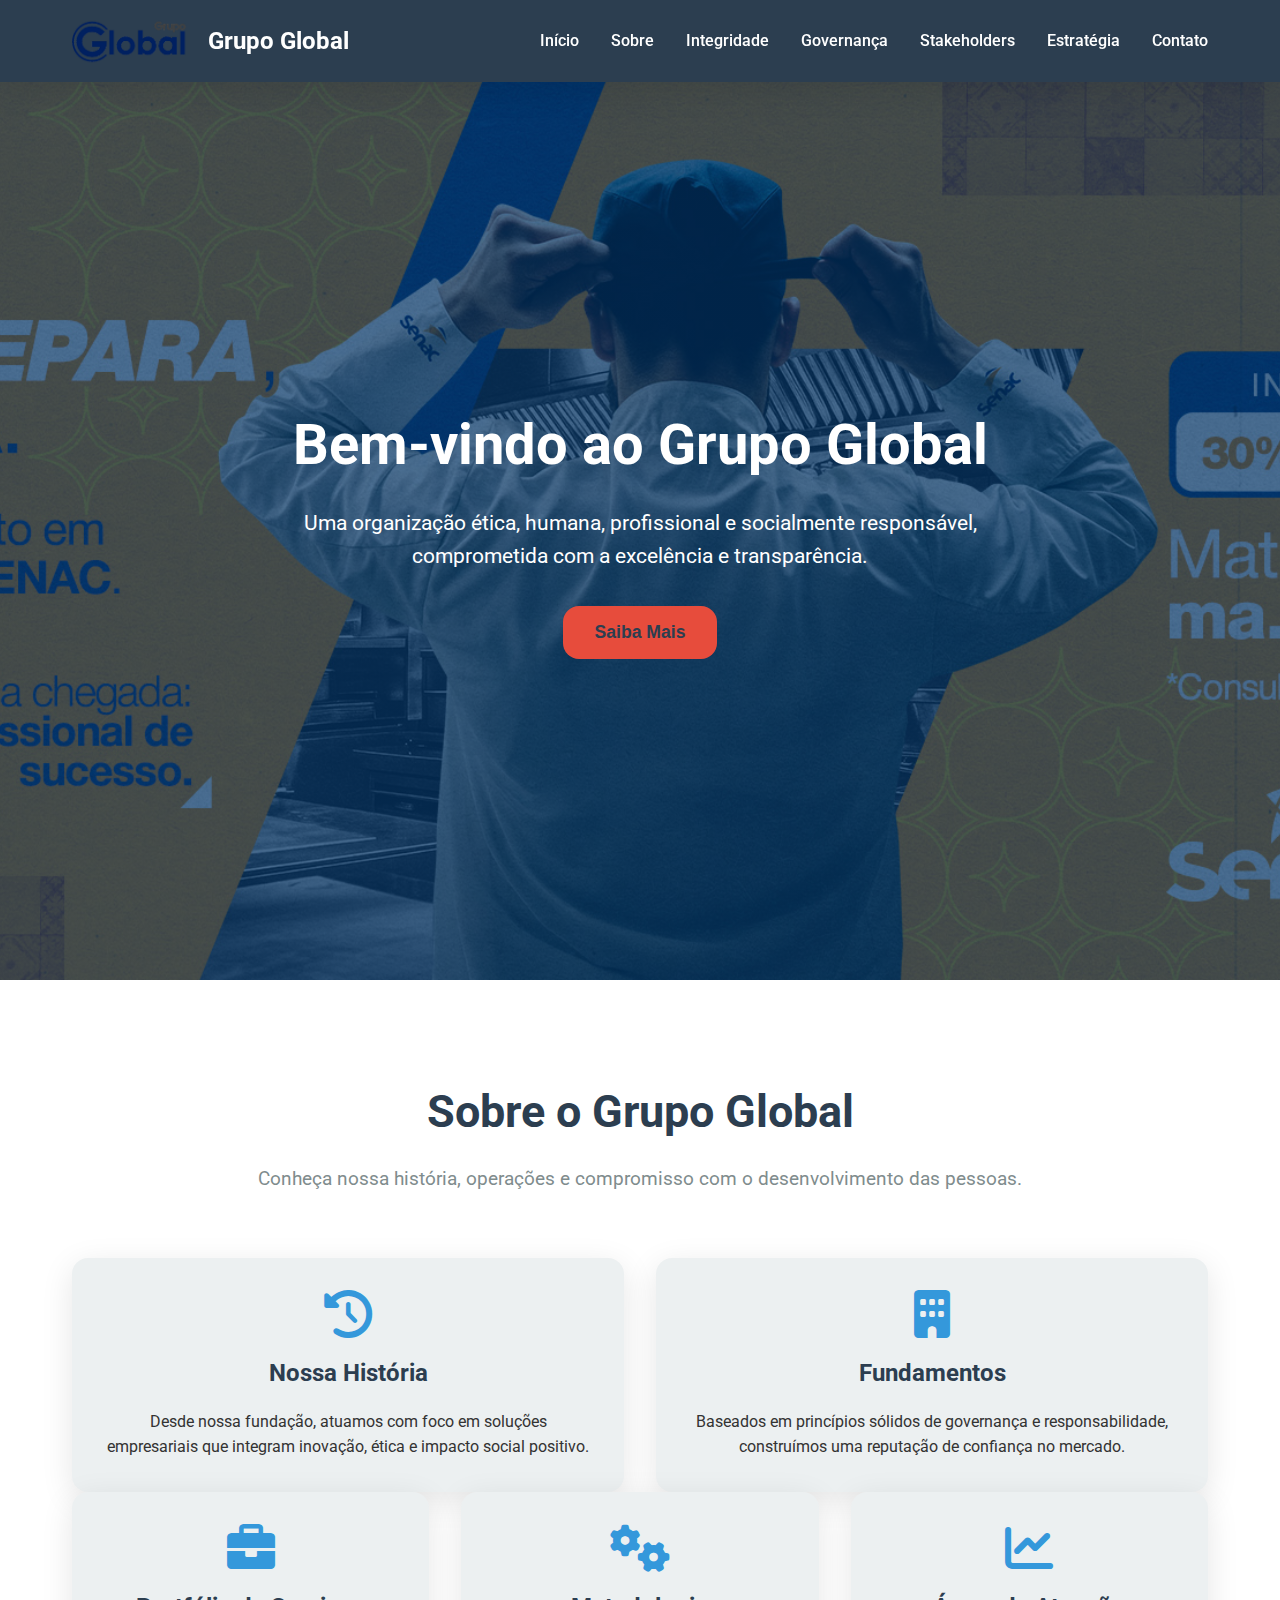
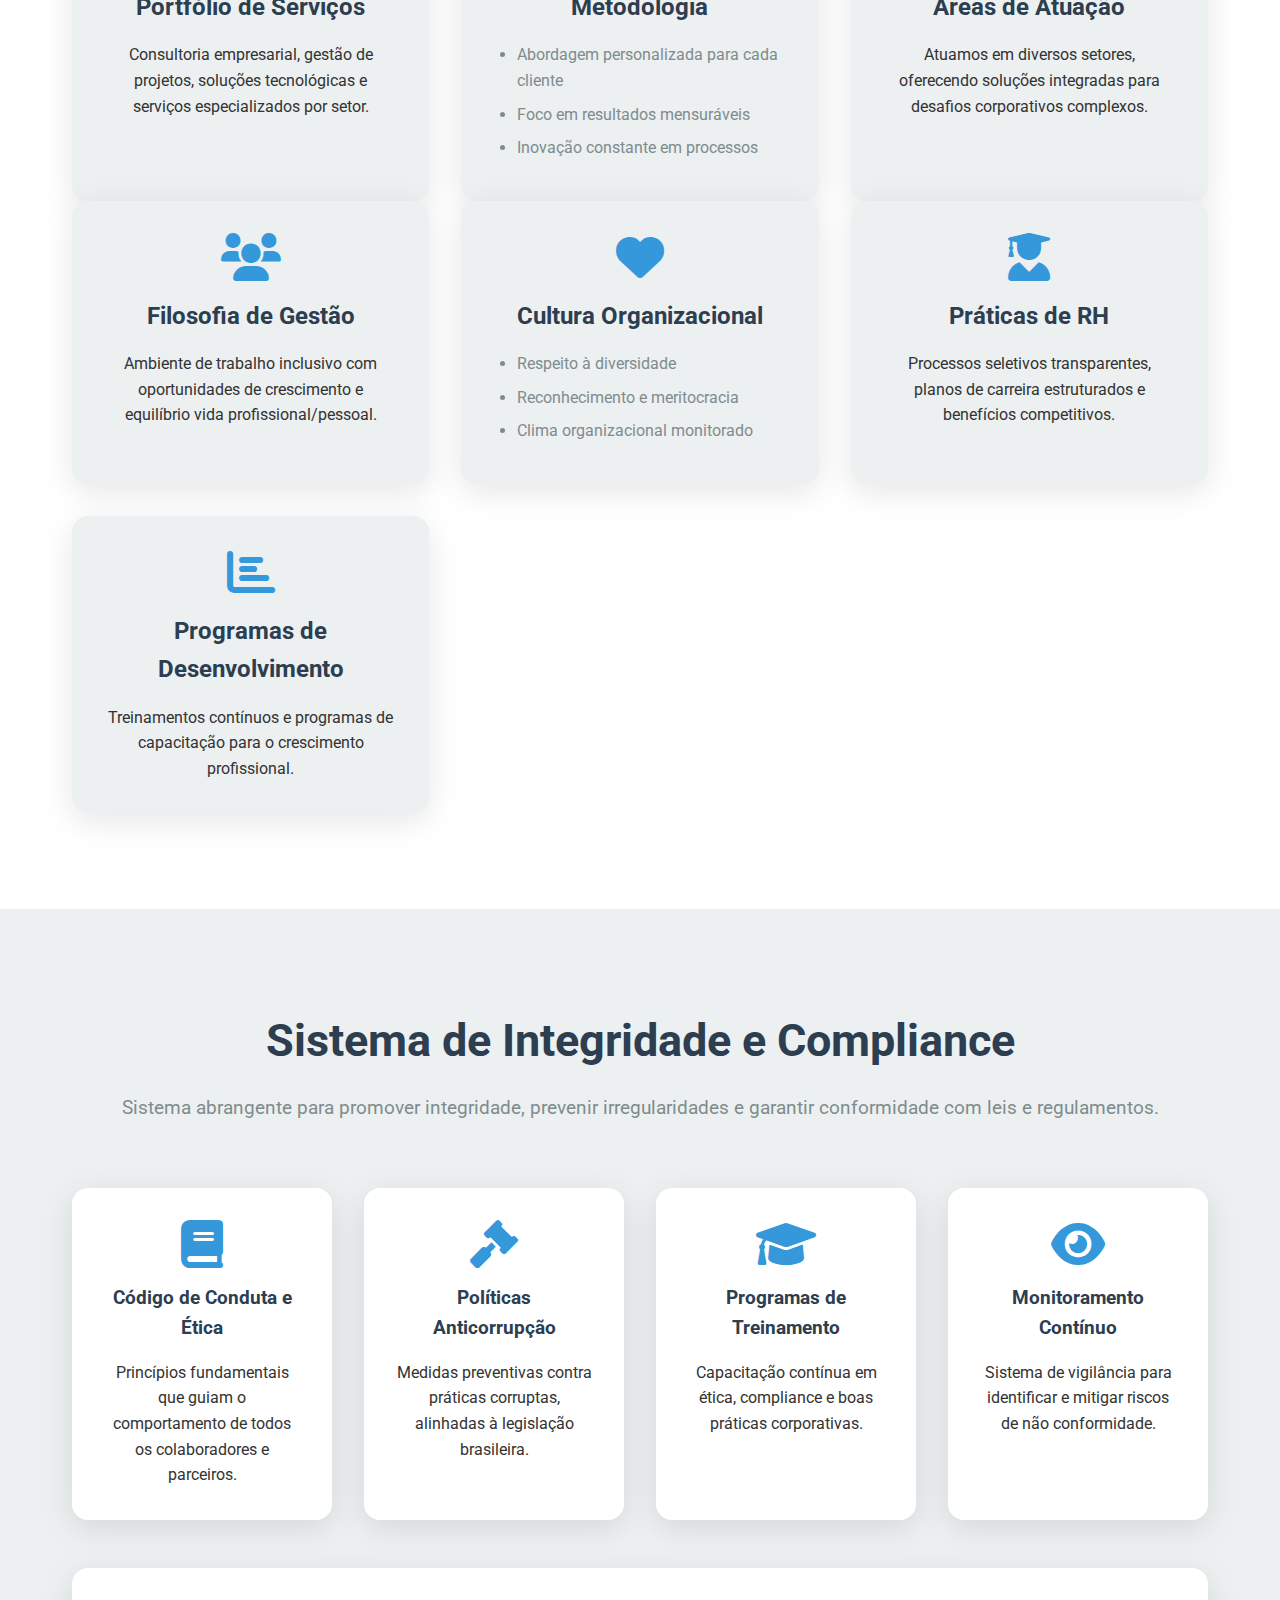
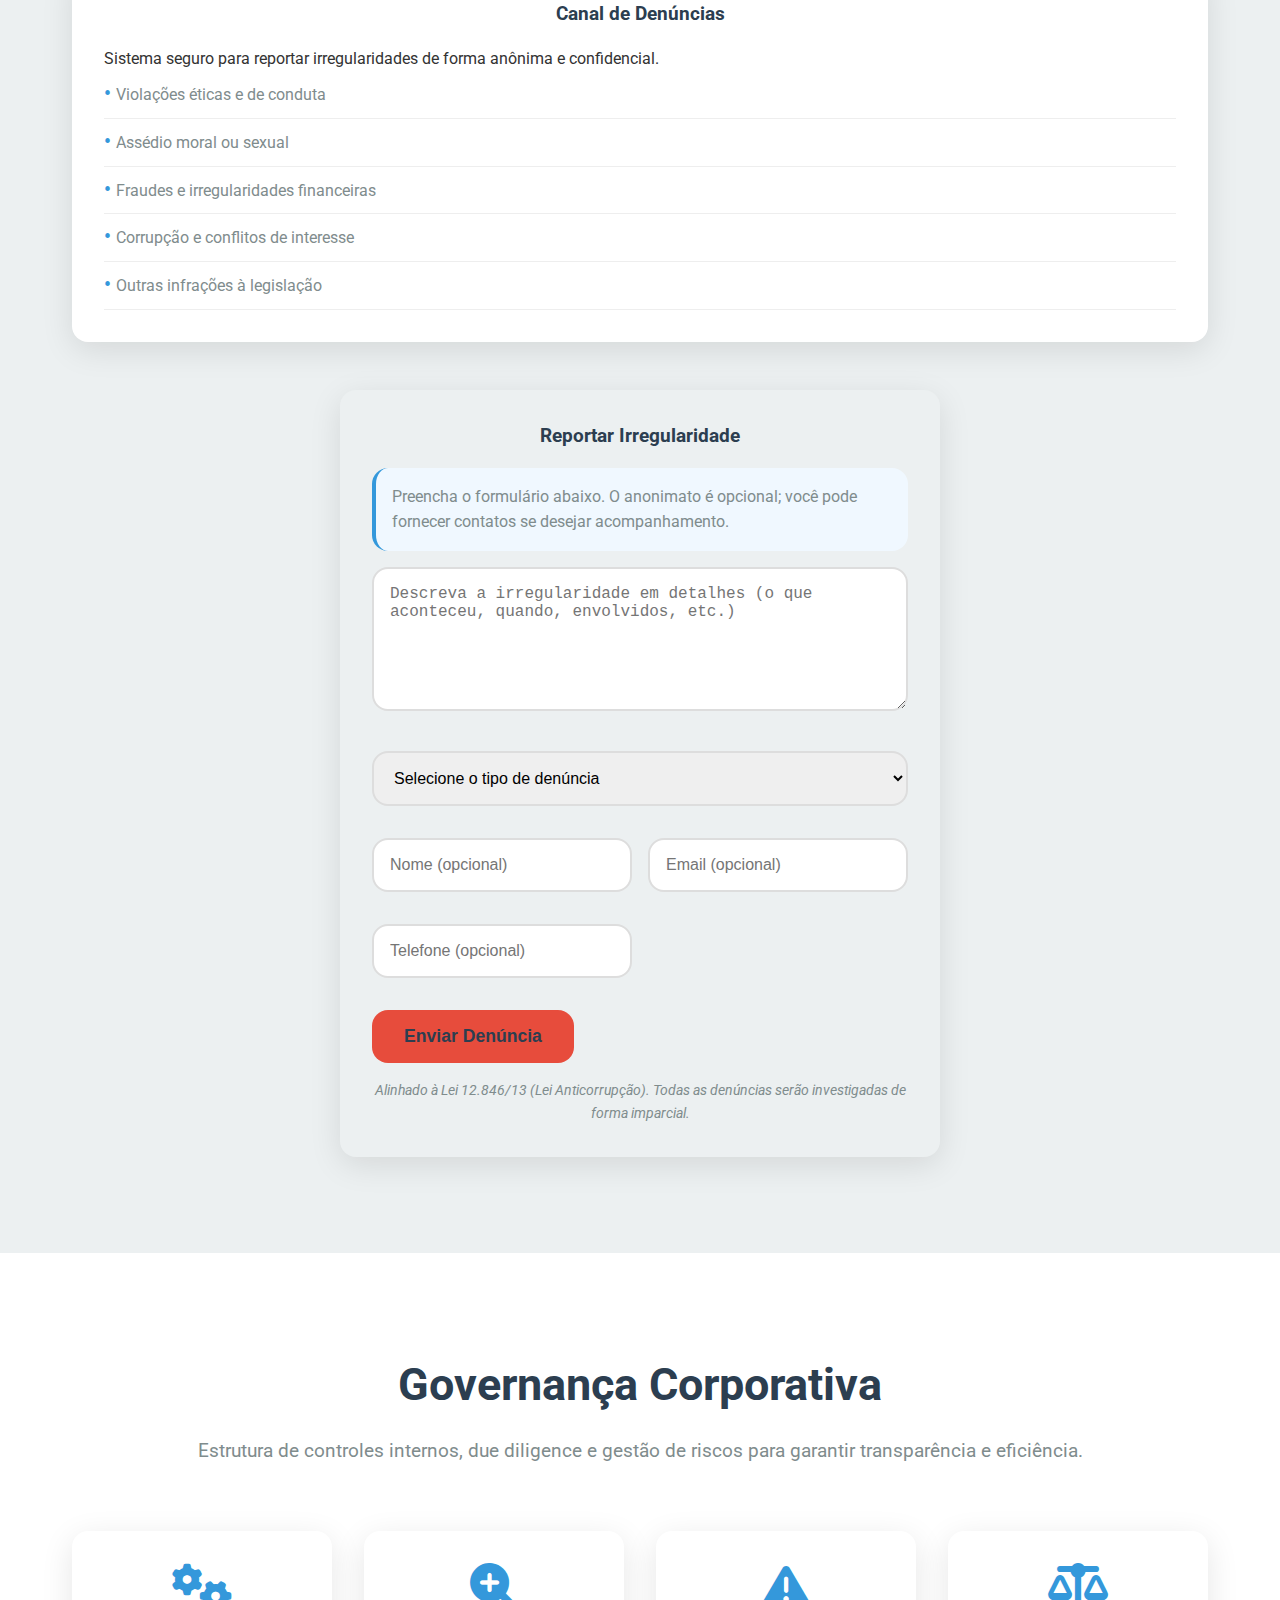
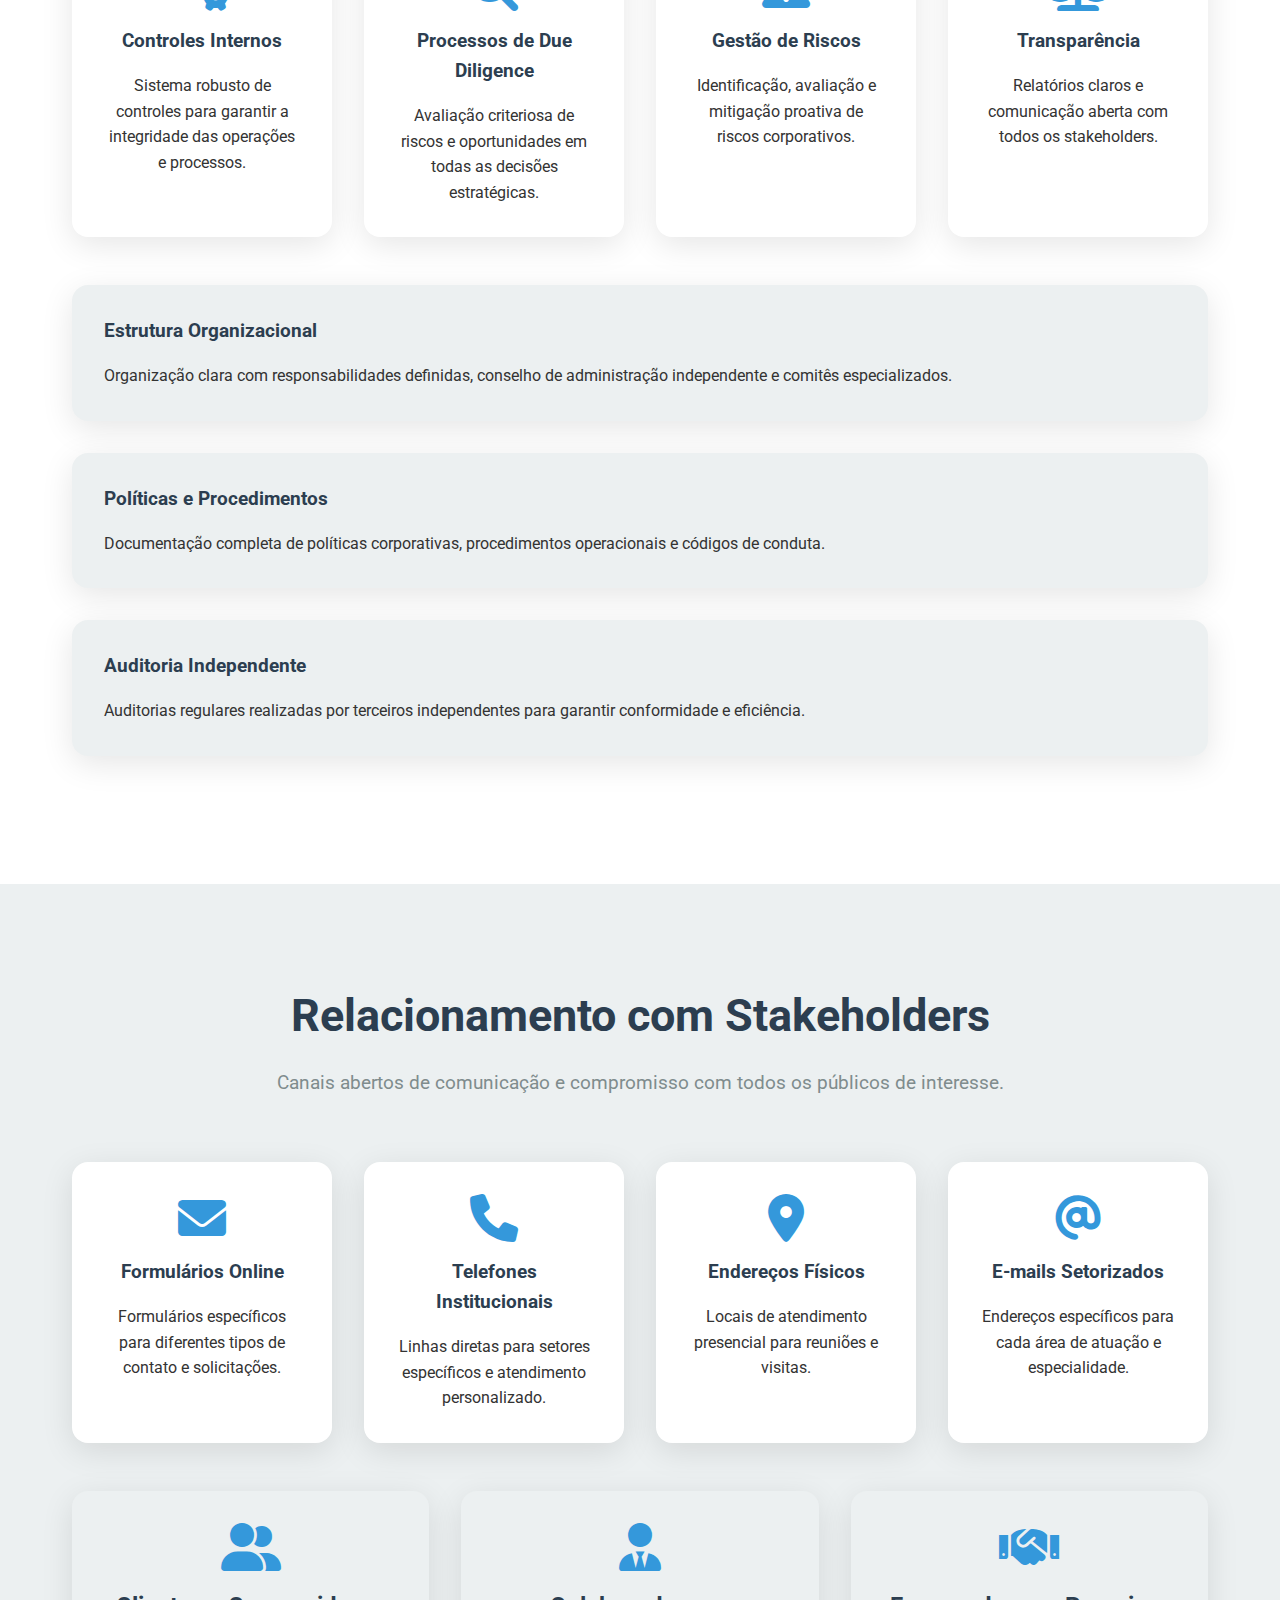
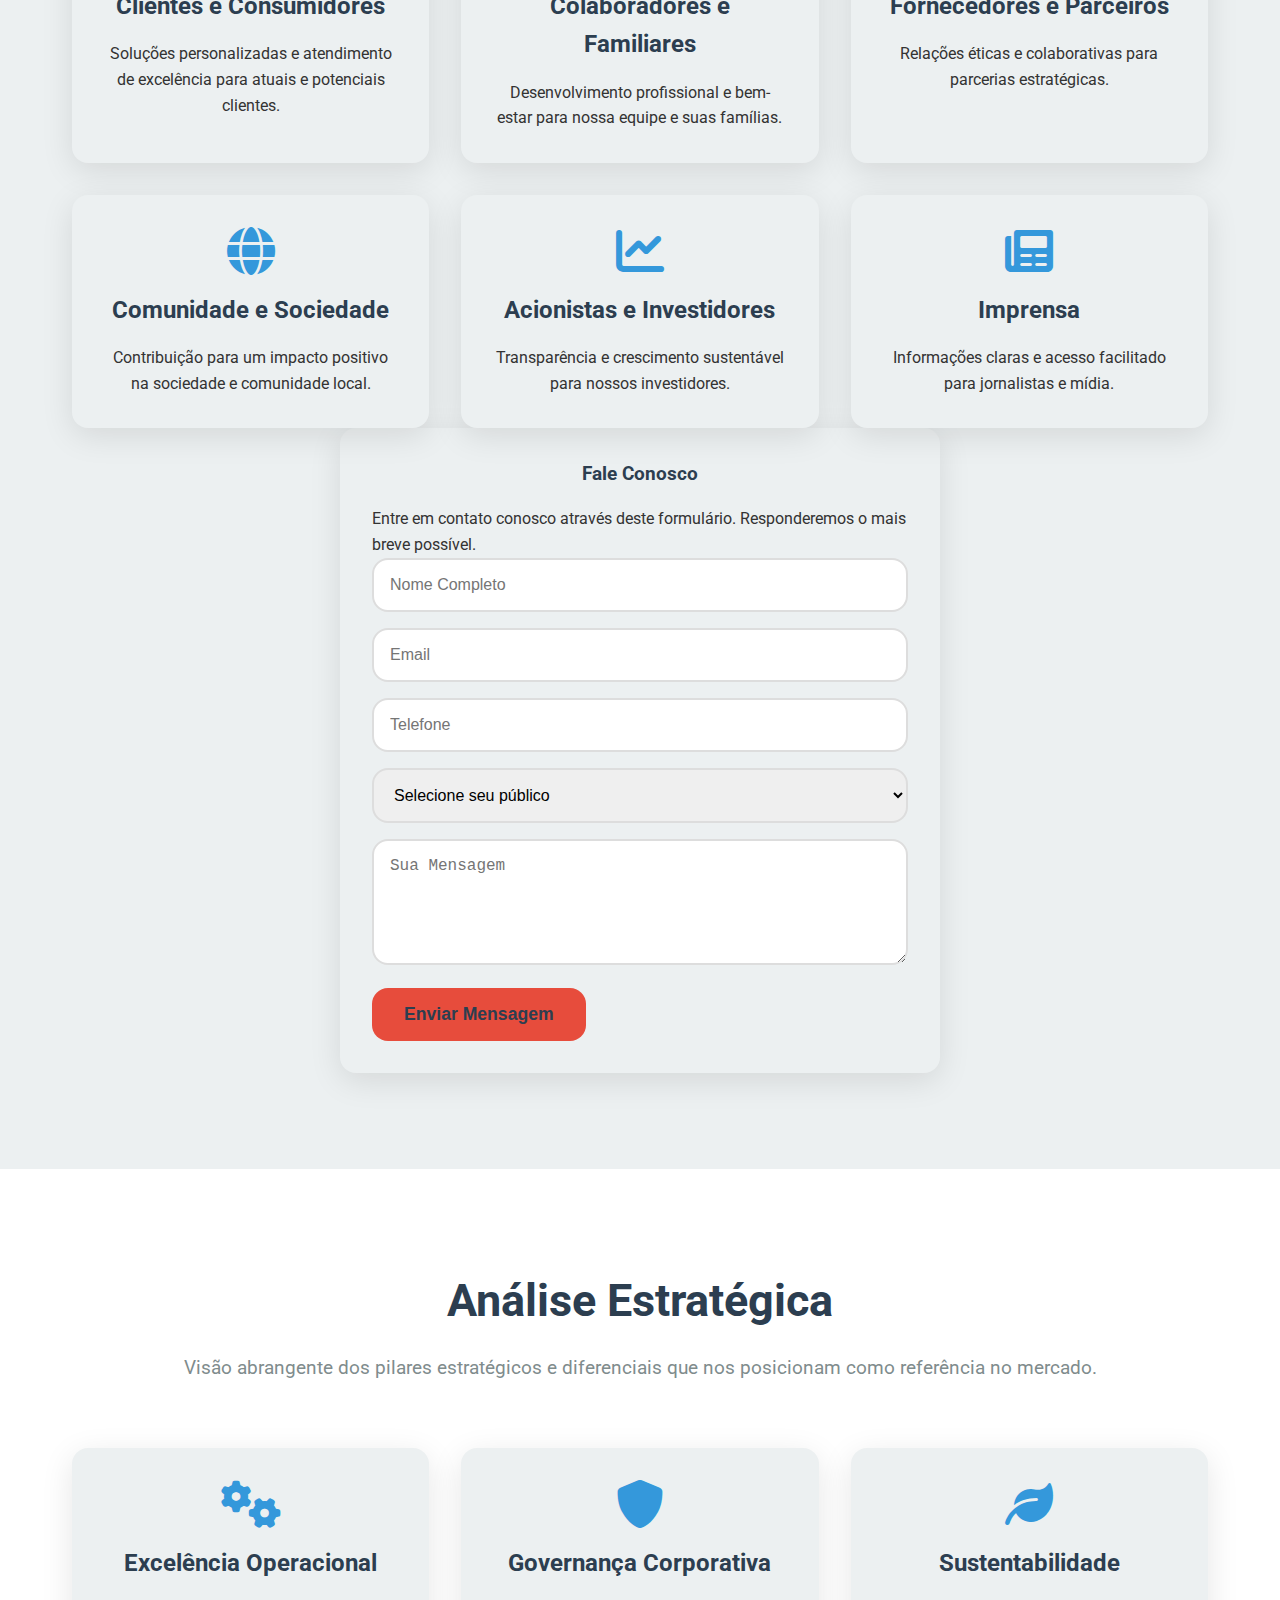
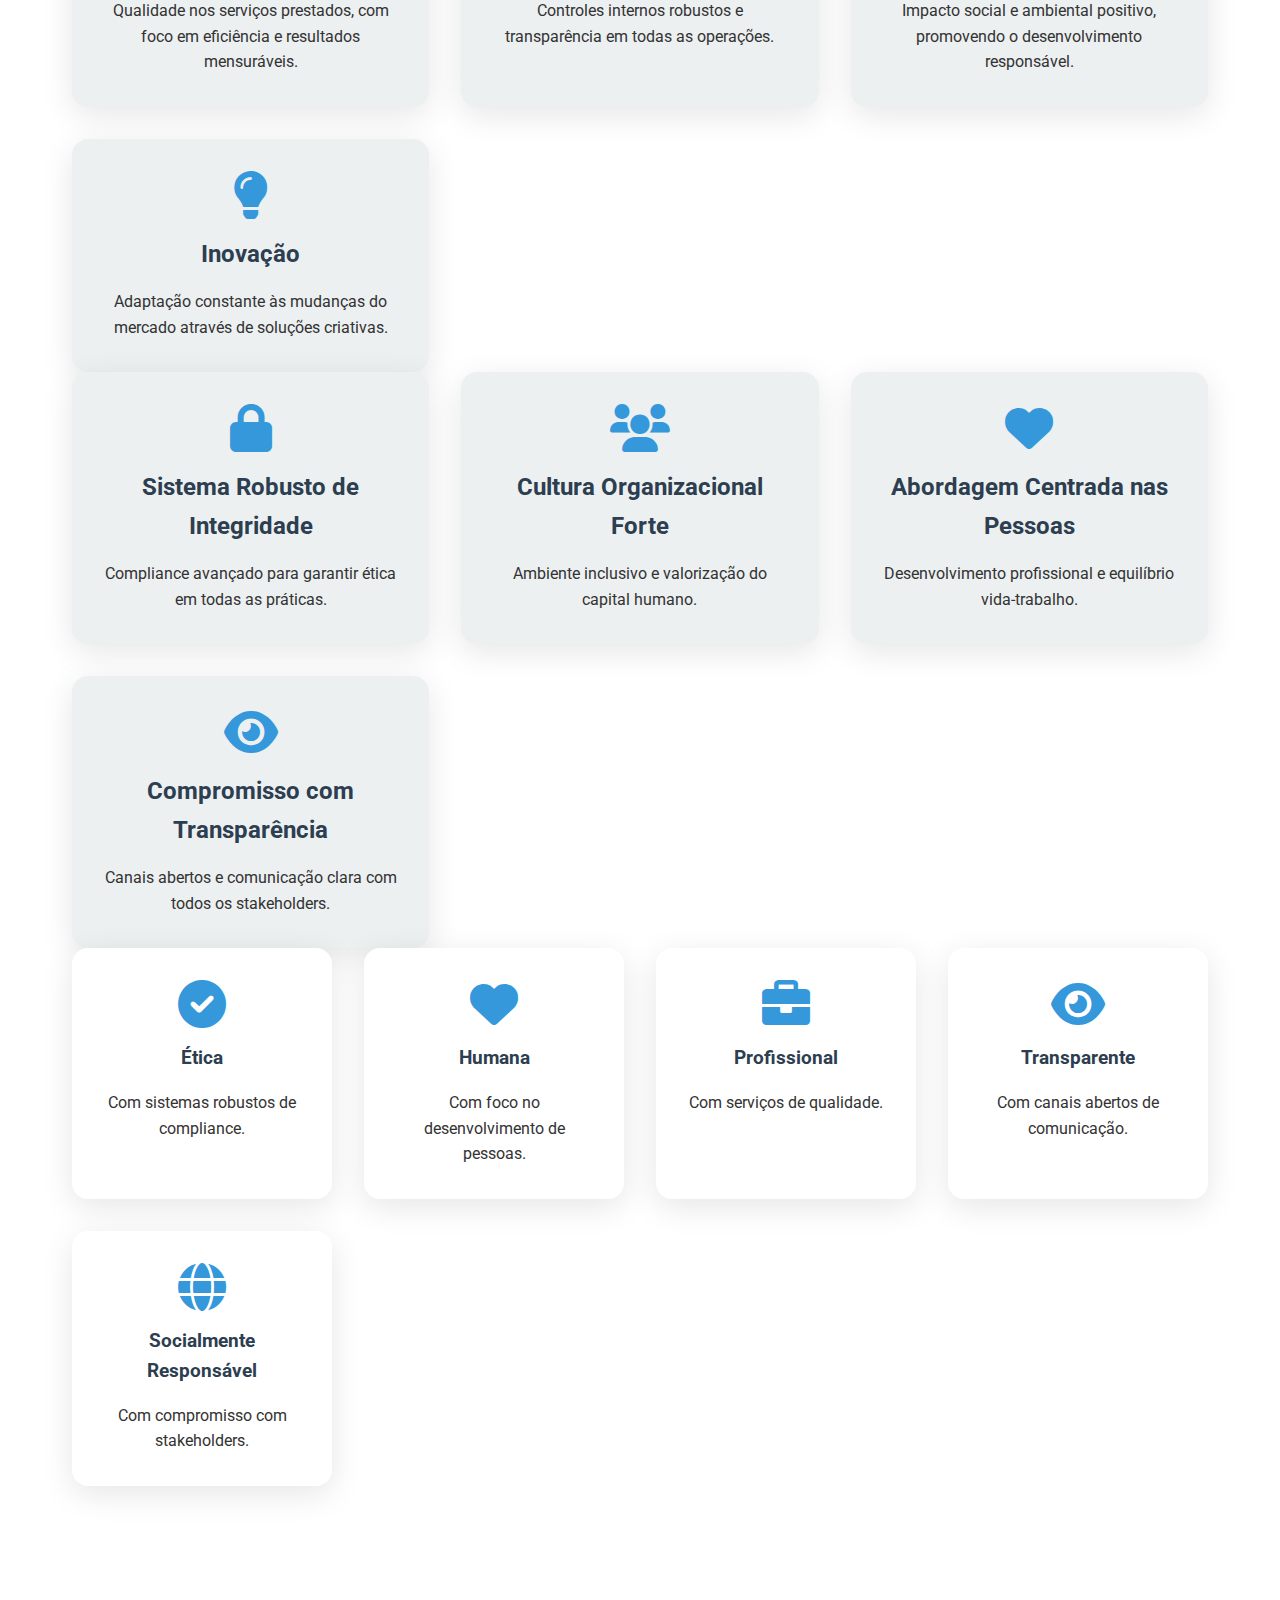
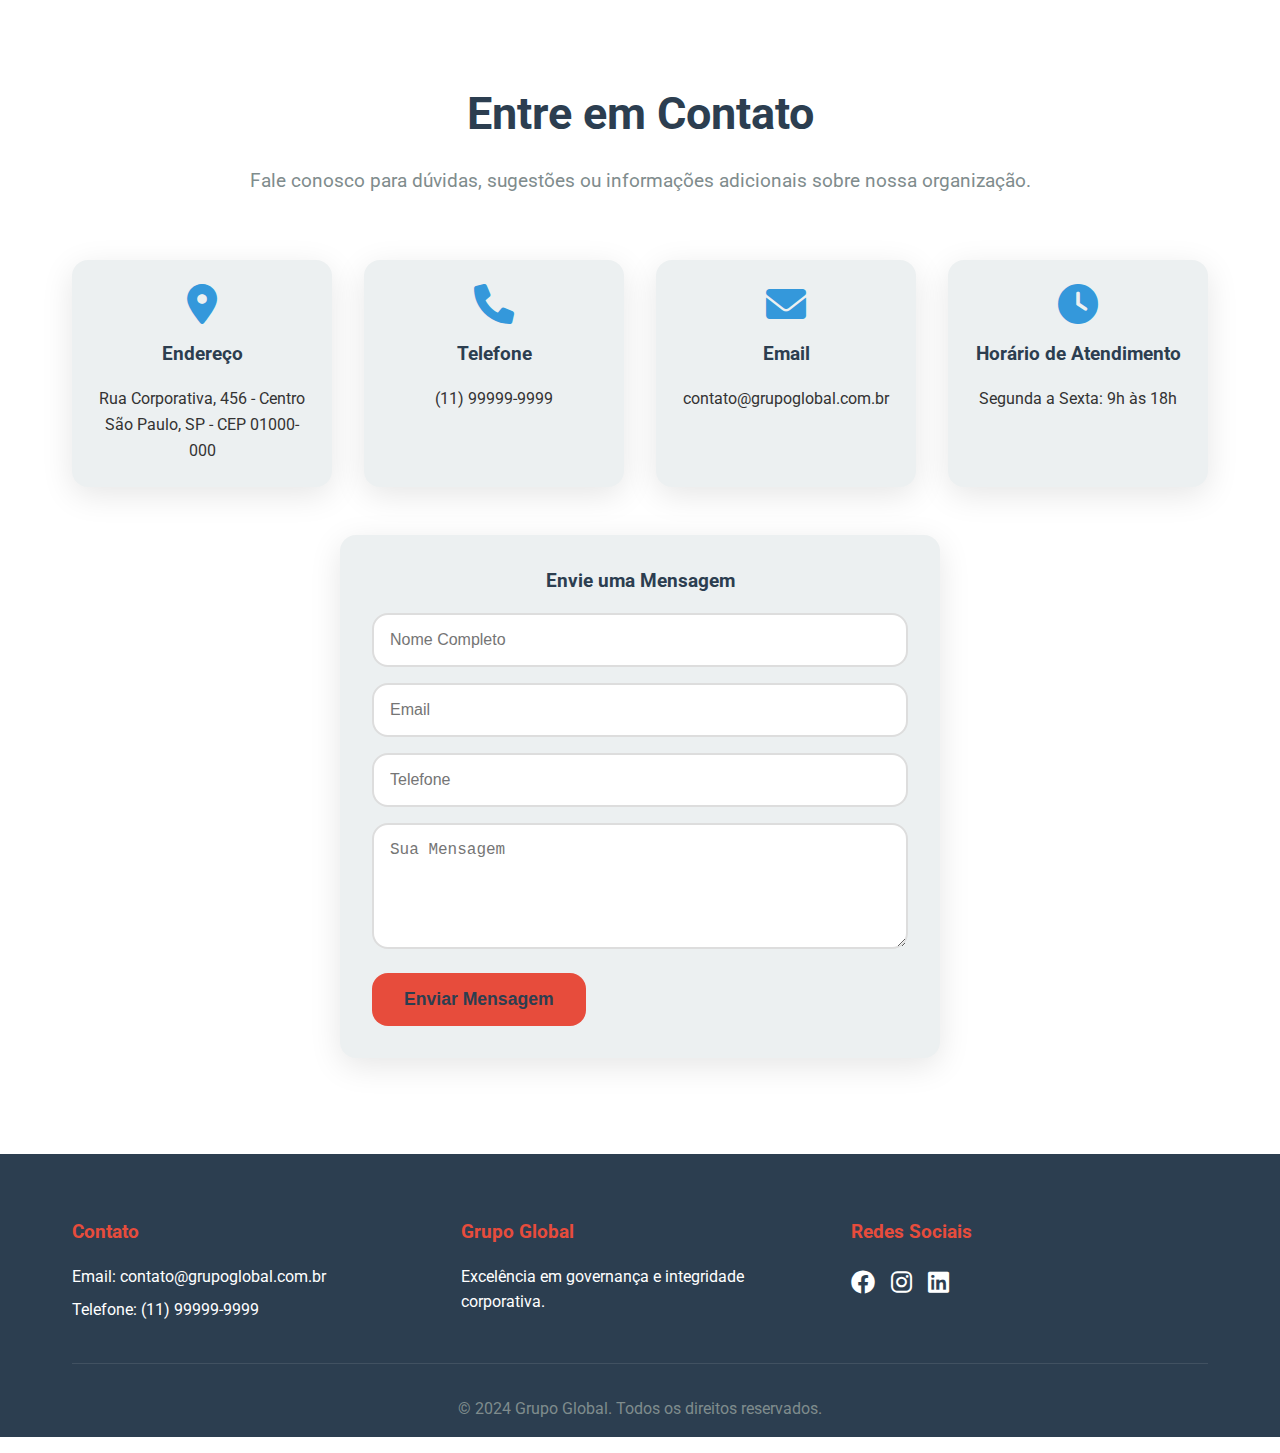
<file: index.html>
<!DOCTYPE html>
<html lang="pt-BR">
<head>
  <meta charset="UTF-8">
  <meta name="viewport" content="width=device-width, initial-scale=1.0">
  <title>Grupo Global - Portal Institucional</title>
  <link rel="stylesheet" href="style.css">
  <link href="https://fonts.googleapis.com/css2?family=Roboto:wght@300;400;500;700&display=swap" rel="stylesheet">
  <link rel="stylesheet" href="https://cdnjs.cloudflare.com/ajax/libs/font-awesome/6.0.0/css/all.min.css">
</head>
<body>
  <!-- Header -->
  <header class="header">
    <div class="header-container">
      <div class="logo-section">
        <img src="img/logo.png" alt="Logo Grupo Global" class="logo">
        <span class="senac-title">Grupo Global</span>
      </div>
      <nav class="nav">
        <ul>
          <li><a href="#inicio">Início</a></li>
          <li><a href="#sobre">Sobre</a></li>
          <li><a href="#integridade">Integridade</a></li>
          <li><a href="#governanca">Governança</a></li>
          <li><a href="#stakeholders">Stakeholders</a></li>
          <li><a href="#estrategia">Estratégia</a></li>
          <li><a href="#contato">Contato</a></li>
        </ul>
      </nav>
      <div class="mobile-menu">
        <i class="fas fa-bars"></i>
      </div>
    </div>
  </header>

  <!-- Hero Banner -->
  <section id="inicio" class="hero">
    <div class="hero-content">
      <h1>Bem-vindo ao Grupo Global</h1>
      <p>Uma organização ética, humana, profissional e socialmente responsável, comprometida com a excelência e transparência.</p>
      <button class="cta-btn" id="saiba-mais-btn">Saiba Mais</button>
    </div>
  </section>

  <!-- Sobre -->
  <section id="sobre" class="sobre">
    <div class="container">
      <h2 class="section-title">Sobre o Grupo Global</h2>
      <p class="section-intro">Conheça nossa história, operações e compromisso com o desenvolvimento das pessoas.</p>

      <div class="sobre-grid">
        <div class="sobre-item">
          <i class="fas fa-history"></i>
          <h3>Nossa História</h3>
          <p>Desde nossa fundação, atuamos com foco em soluções empresariais que integram inovação, ética e impacto social positivo.</p>
        </div>
        <div class="sobre-item">
          <i class="fas fa-building"></i>
          <h3>Fundamentos</h3>
          <p>Baseados em princípios sólidos de governança e responsabilidade, construímos uma reputação de confiança no mercado.</p>
        </div>
      </div>

      <div class="sobre-grid">
        <div class="sobre-item">
          <i class="fas fa-briefcase"></i>
          <h3>Portfólio de Serviços</h3>
          <p>Consultoria empresarial, gestão de projetos, soluções tecnológicas e serviços especializados por setor.</p>
        </div>
        <div class="sobre-item">
          <i class="fas fa-cogs"></i>
          <h3>Metodologia</h3>
          <ul>
            <li>Abordagem personalizada para cada cliente</li>
            <li>Foco em resultados mensuráveis</li>
            <li>Inovação constante em processos</li>
          </ul>
        </div>
        <div class="sobre-item">
          <i class="fas fa-chart-line"></i>
          <h3>Áreas de Atuação</h3>
          <p>Atuamos em diversos setores, oferecendo soluções integradas para desafios corporativos complexos.</p>
        </div>
      </div>

      <div class="sobre-grid">
        <div class="sobre-item">
          <i class="fas fa-users"></i>
          <h3>Filosofia de Gestão</h3>
          <p>Ambiente de trabalho inclusivo com oportunidades de crescimento e equilíbrio vida profissional/pessoal.</p>
        </div>
        <div class="sobre-item">
          <i class="fas fa-heart"></i>
          <h3>Cultura Organizacional</h3>
          <ul>
            <li>Respeito à diversidade</li>
            <li>Reconhecimento e meritocracia</li>
            <li>Clima organizacional monitorado</li>
          </ul>
        </div>
        <div class="sobre-item">
          <i class="fas fa-user-graduate"></i>
          <h3>Práticas de RH</h3>
          <p>Processos seletivos transparentes, planos de carreira estruturados e benefícios competitivos.</p>
        </div>
        <div class="sobre-item">
          <i class="fas fa-chart-bar"></i>
          <h3>Programas de Desenvolvimento</h3>
          <p>Treinamentos contínuos e programas de capacitação para o crescimento profissional.</p>
        </div>
      </div>
    </div>
  </section>

  <!-- Integridade -->
  <section id="integridade" class="integridade">
    <div class="container">
      <h2 class="section-title">Sistema de Integridade e Compliance</h2>
      <p class="section-intro">Sistema abrangente para promover integridade, prevenir irregularidades e garantir conformidade com leis e regulamentos.</p>

      <div class="integridade-info">
        <div class="info-item">
          <i class="fas fa-book"></i>
          <h3>Código de Conduta e Ética</h3>
          <p>Princípios fundamentais que guiam o comportamento de todos os colaboradores e parceiros.</p>
        </div>
        <div class="info-item">
          <i class="fas fa-gavel"></i>
          <h3>Políticas Anticorrupção</h3>
          <p>Medidas preventivas contra práticas corruptas, alinhadas à legislação brasileira.</p>
        </div>
        <div class="info-item">
          <i class="fas fa-graduation-cap"></i>
          <h3>Programas de Treinamento</h3>
          <p>Capacitação contínua em ética, compliance e boas práticas corporativas.</p>
        </div>
        <div class="info-item">
          <i class="fas fa-eye"></i>
          <h3>Monitoramento Contínuo</h3>
          <p>Sistema de vigilância para identificar e mitigar riscos de não conformidade.</p>
        </div>
      </div>

      <div class="tipos-denuncias">
        <h3>Canal de Denúncias</h3>
        <p>Sistema seguro para reportar irregularidades de forma anônima e confidencial.</p>
        <ul>
          <li>Violações éticas e de conduta</li>
          <li>Assédio moral ou sexual</li>
          <li>Fraudes e irregularidades financeiras</li>
          <li>Corrupção e conflitos de interesse</li>
          <li>Outras infrações à legislação</li>
        </ul>
      </div>

      <div class="form-section">
        <h3>Reportar Irregularidade</h3>
        <p class="form-note">Preencha o formulário abaixo. O anonimato é opcional; você pode fornecer contatos se desejar acompanhamento.</p>
        <form id="denuncia-form">
          <textarea placeholder="Descreva a irregularidade em detalhes (o que aconteceu, quando, envolvidos, etc.)" rows="6" required></textarea>
          <select name="tipo" required>
            <option value="">Selecione o tipo de denúncia</option>
            <option value="etica">Violações éticas</option>
            <option value="assedio">Assédio</option>
            <option value="fraude">Fraudes</option>
            <option value="corrupcao">Corrupção</option>
            <option value="outros">Outros</option>
          </select>
          <div class="optional-fields">
            <input type="text" placeholder="Nome (opcional)" >
            <input type="email" placeholder="Email (opcional)">
            <input type="tel" placeholder="Telefone (opcional)">
          </div>
          <button type="submit" class="cta-btn">Enviar Denúncia</button>
        </form>
        <p class="legal-note">Alinhado à Lei 12.846/13 (Lei Anticorrupção). Todas as denúncias serão investigadas de forma imparcial.</p>
      </div>
    </div>
  </section>

  <!-- Governança -->
  <section id="governanca" class="governanca">
    <div class="container">
      <h2 class="section-title">Governança Corporativa</h2>
      <p class="section-intro">Estrutura de controles internos, due diligence e gestão de riscos para garantir transparência e eficiência.</p>

      <div class="integridade-info">
        <div class="info-item">
          <i class="fas fa-cogs"></i>
          <h3>Controles Internos</h3>
          <p>Sistema robusto de controles para garantir a integridade das operações e processos.</p>
        </div>
        <div class="info-item">
          <i class="fas fa-search-plus"></i>
          <h3>Processos de Due Diligence</h3>
          <p>Avaliação criteriosa de riscos e oportunidades em todas as decisões estratégicas.</p>
        </div>
        <div class="info-item">
          <i class="fas fa-exclamation-triangle"></i>
          <h3>Gestão de Riscos</h3>
          <p>Identificação, avaliação e mitigação proativa de riscos corporativos.</p>
        </div>
        <div class="info-item">
          <i class="fas fa-balance-scale"></i>
          <h3>Transparência</h3>
          <p>Relatórios claros e comunicação aberta com todos os stakeholders.</p>
        </div>
      </div>

      <div class="governanca-details">
        <div class="detail-section">
          <h3>Estrutura Organizacional</h3>
          <p>Organização clara com responsabilidades definidas, conselho de administração independente e comitês especializados.</p>
        </div>
        <div class="detail-section">
          <h3>Políticas e Procedimentos</h3>
          <p>Documentação completa de políticas corporativas, procedimentos operacionais e códigos de conduta.</p>
        </div>
        <div class="detail-section">
          <h3>Auditoria Independente</h3>
          <p>Auditorias regulares realizadas por terceiros independentes para garantir conformidade e eficiência.</p>
        </div>
      </div>
    </div>
  </section>

  <!-- Stakeholders -->
  <section id="stakeholders" class="stakeholders">
    <div class="container">
      <h2 class="section-title">Relacionamento com Stakeholders</h2>
      <p class="section-intro">Canais abertos de comunicação e compromisso com todos os públicos de interesse.</p>

      <div class="integridade-info">
        <div class="info-item">
          <i class="fas fa-envelope"></i>
          <h3>Formulários Online</h3>
          <p>Formulários específicos para diferentes tipos de contato e solicitações.</p>
        </div>
        <div class="info-item">
          <i class="fas fa-phone"></i>
          <h3>Telefones Institucionais</h3>
          <p>Linhas diretas para setores específicos e atendimento personalizado.</p>
        </div>
        <div class="info-item">
          <i class="fas fa-map-marker-alt"></i>
          <h3>Endereços Físicos</h3>
          <p>Locais de atendimento presencial para reuniões e visitas.</p>
        </div>
        <div class="info-item">
          <i class="fas fa-at"></i>
          <h3>E-mails Setorizados</h3>
          <p>Endereços específicos para cada área de atuação e especialidade.</p>
        </div>
      </div>

      <div class="valores-grid">
        <div class="valor-item">
          <i class="fas fa-user-friends"></i>
          <h3>Clientes e Consumidores</h3>
          <p>Soluções personalizadas e atendimento de excelência para atuais e potenciais clientes.</p>
        </div>
        <div class="valor-item">
          <i class="fas fa-user-tie"></i>
          <h3>Colaboradores e Familiares</h3>
          <p>Desenvolvimento profissional e bem-estar para nossa equipe e suas famílias.</p>
        </div>
        <div class="valor-item">
          <i class="fas fa-handshake"></i>
          <h3>Fornecedores e Parceiros</h3>
          <p>Relações éticas e colaborativas para parcerias estratégicas.</p>
        </div>
        <div class="valor-item">
          <i class="fas fa-globe"></i>
          <h3>Comunidade e Sociedade</h3>
          <p>Contribuição para um impacto positivo na sociedade e comunidade local.</p>
        </div>
        <div class="valor-item">
          <i class="fas fa-chart-line"></i>
          <h3>Acionistas e Investidores</h3>
          <p>Transparência e crescimento sustentável para nossos investidores.</p>
        </div>
        <div class="valor-item">
          <i class="fas fa-newspaper"></i>
          <h3>Imprensa</h3>
          <p>Informações claras e acesso facilitado para jornalistas e mídia.</p>
        </div>
      </div>

      <div class="form-section">
        <h3>Fale Conosco</h3>
        <p>Entre em contato conosco através deste formulário. Responderemos o mais breve possível.</p>
        <form id="stakeholder-form">
          <input type="text" placeholder="Nome Completo" required>
          <input type="email" placeholder="Email" required>
          <input type="tel" placeholder="Telefone" required>
          <select name="publico" required>
            <option value="">Selecione seu público</option>
            <option value="cliente">Cliente</option>
            <option value="colaborador">Colaborador</option>
            <option value="fornecedor">Fornecedor</option>
            <option value="comunidade">Comunidade</option>
            <option value="investidor">Investidor</option>
            <option value="imprensa">Imprensa</option>
            <option value="outros">Outros</option>
          </select>
          <textarea placeholder="Sua Mensagem" rows="5" required></textarea>
          <button type="submit" class="cta-btn">Enviar Mensagem</button>
        </form>
      </div>
    </div>
  </section>

  <!-- Estratégia -->
  <section id="estrategia" class="estrategia">
    <div class="container">
      <h2 class="section-title">Análise Estratégica</h2>
      <p class="section-intro">Visão abrangente dos pilares estratégicos e diferenciais que nos posicionam como referência no mercado.</p>

      <div class="valores-grid">
        <div class="valor-item">
          <i class="fas fa-cogs"></i>
          <h3>Excelência Operacional</h3>
          <p>Qualidade nos serviços prestados, com foco em eficiência e resultados mensuráveis.</p>
        </div>
        <div class="valor-item">
          <i class="fas fa-shield-alt"></i>
          <h3>Governança Corporativa</h3>
          <p>Controles internos robustos e transparência em todas as operações.</p>
        </div>
        <div class="valor-item">
          <i class="fas fa-leaf"></i>
          <h3>Sustentabilidade</h3>
          <p>Impacto social e ambiental positivo, promovendo o desenvolvimento responsável.</p>
        </div>
        <div class="valor-item">
          <i class="fas fa-lightbulb"></i>
          <h3>Inovação</h3>
          <p>Adaptação constante às mudanças do mercado através de soluções criativas.</p>
        </div>
      </div>

      <div class="valores-grid">
        <div class="valor-item">
          <i class="fas fa-lock"></i>
          <h3>Sistema Robusto de Integridade</h3>
          <p>Compliance avançado para garantir ética em todas as práticas.</p>
        </div>
        <div class="valor-item">
          <i class="fas fa-users"></i>
          <h3>Cultura Organizacional Forte</h3>
          <p>Ambiente inclusivo e valorização do capital humano.</p>
        </div>
        <div class="valor-item">
          <i class="fas fa-heart"></i>
          <h3>Abordagem Centrada nas Pessoas</h3>
          <p>Desenvolvimento profissional e equilíbrio vida-trabalho.</p>
        </div>
        <div class="valor-item">
          <i class="fas fa-eye"></i>
          <h3>Compromisso com Transparência</h3>
          <p>Canais abertos e comunicação clara com todos os stakeholders.</p>
        </div>
      </div>

      <div class="conclusao-grid">
        <div class="conclusao-item">
          <i class="fas fa-check-circle"></i>
          <h3>Ética</h3>
          <p>Com sistemas robustos de compliance.</p>
        </div>
        <div class="conclusao-item">
          <i class="fas fa-heart"></i>
          <h3>Humana</h3>
          <p>Com foco no desenvolvimento de pessoas.</p>
        </div>
        <div class="conclusao-item">
          <i class="fas fa-briefcase"></i>
          <h3>Profissional</h3>
          <p>Com serviços de qualidade.</p>
        </div>
        <div class="conclusao-item">
          <i class="fas fa-eye"></i>
          <h3>Transparente</h3>
          <p>Com canais abertos de comunicação.</p>
        </div>
        <div class="conclusao-item">
          <i class="fas fa-globe"></i>
          <h3>Socialmente Responsável</h3>
          <p>Com compromisso com stakeholders.</p>
        </div>
      </div>
    </div>
  </section>

  <!-- Contato -->
  <section id="contato" class="contato">
    <div class="container">
      <h2 class="section-title">Entre em Contato</h2>
      <p class="section-intro">Fale conosco para dúvidas, sugestões ou informações adicionais sobre nossa organização.</p>
      <div class="contato-grid">
        <div class="contato-item">
          <i class="fas fa-map-marker-alt"></i>
          <h3>Endereço</h3>
          <p>Rua Corporativa, 456 - Centro<br>São Paulo, SP - CEP 01000-000</p>
        </div>
        <div class="contato-item">
          <i class="fas fa-phone"></i>
          <h3>Telefone</h3>
          <p>(11) 99999-9999</p>
        </div>
        <div class="contato-item">
          <i class="fas fa-envelope"></i>
          <h3>Email</h3>
          <p>contato@grupoglobal.com.br</p>
        </div>
        <div class="contato-item">
          <i class="fas fa-clock"></i>
          <h3>Horário de Atendimento</h3>
          <p>Segunda a Sexta: 9h às 18h</p>
        </div>
      </div>

      <div class="form-section">
        <h3>Envie uma Mensagem</h3>
        <form id="contato-form">
          <input type="text" placeholder="Nome Completo" required>
          <input type="email" placeholder="Email" required>
          <input type="tel" placeholder="Telefone" required>
          <textarea placeholder="Sua Mensagem" rows="5" required></textarea>
          <button type="submit" class="cta-btn">Enviar Mensagem</button>
        </form>
      </div>
    </div>
  </section>

  <!-- Footer -->
  <footer class="footer">
    <div class="container">
      <div class="footer-content">
        <div class="footer-section">
          <h3>Contato</h3>
          <p>Email: <a href="mailto:contato@grupoglobal.com.br">contato@grupoglobal.com.br</a></p>
          <p>Telefone: (11) 99999-9999</p>
        </div>
        <div class="footer-section">
          <h3>Grupo Global</h3>
          <p>Excelência em governança e integridade corporativa.</p>
        </div>
        <div class="footer-section">
          <h3>Redes Sociais</h3>
          <div class="social-links">
            <a href="#"><i class="fab fa-facebook"></i></a>
            <a href="#"><i class="fab fa-instagram"></i></a>
            <a href="#"><i class="fab fa-linkedin"></i></a>
          </div>
        </div>
      </div>
      <div class="footer-bottom">
        <p>&copy; 2024 Grupo Global. Todos os direitos reservados.</p>
      </div>
    </div>
  </footer>

  <script src="script.js"></script>
</body>
</html>
</file>
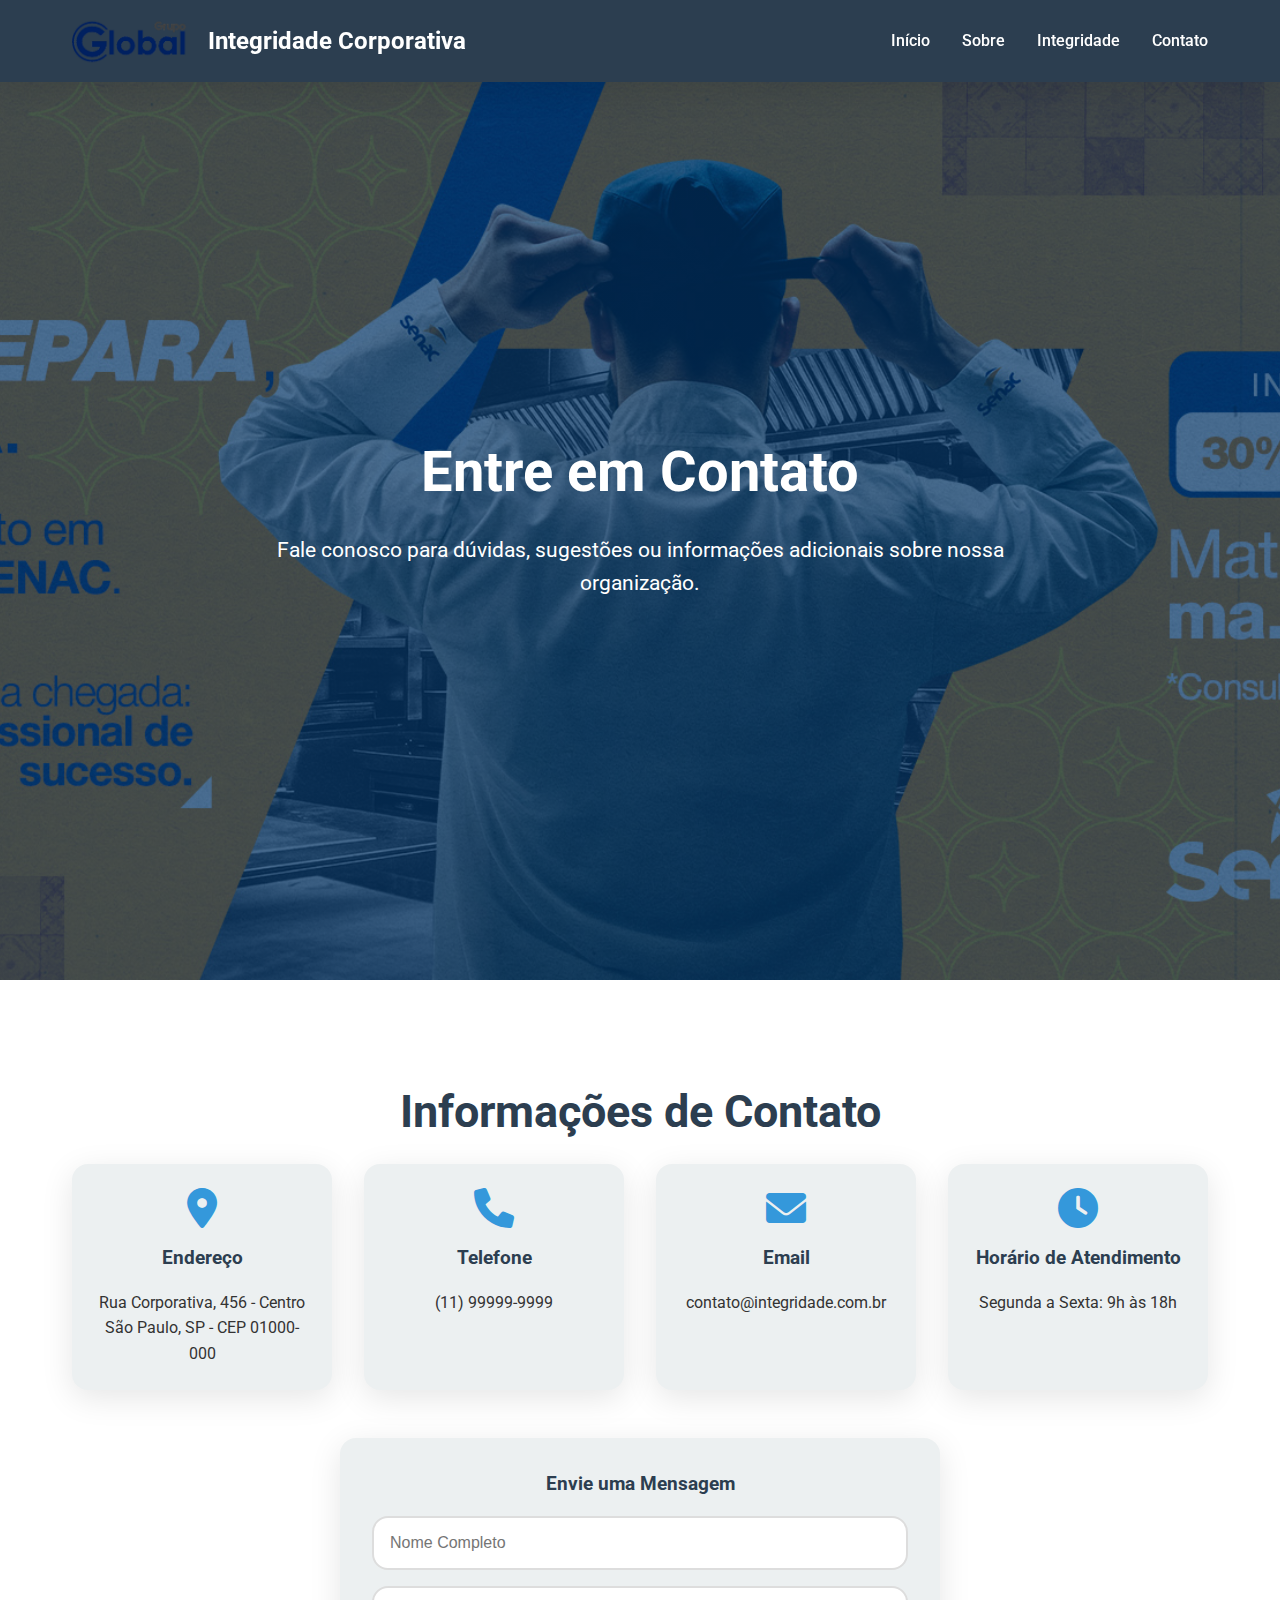
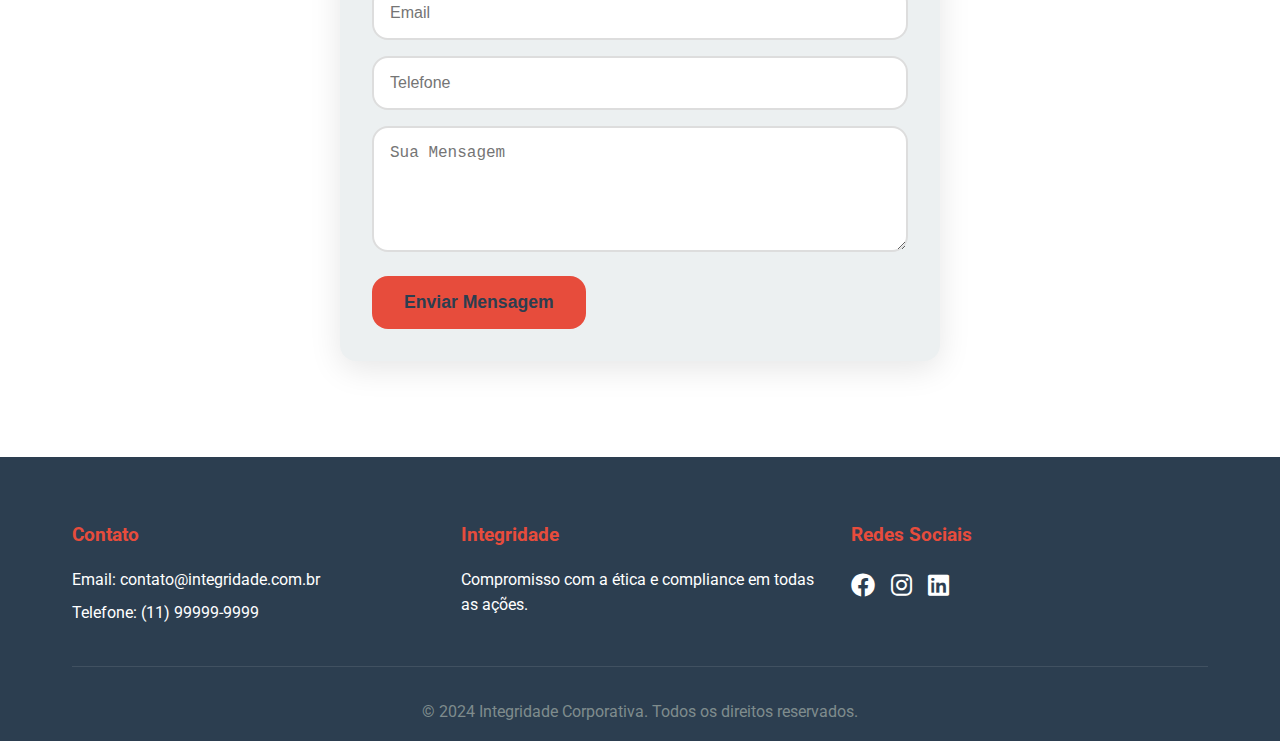
<file: contato.html>
<!DOCTYPE html>
<html lang="pt-BR">
<head>
  <meta charset="UTF-8">
  <meta name="viewport" content="width=device-width, initial-scale=1.0">
  <title>Contato - Integridade Corporativa</title>
  <link rel="stylesheet" href="style.css">
  <link href="https://fonts.googleapis.com/css2?family=Roboto:wght@300;400;500;700&display=swap" rel="stylesheet">
  <link rel="stylesheet" href="https://cdnjs.cloudflare.com/ajax/libs/font-awesome/6.0.0/css/all.min.css">
</head>
<body>
  <!-- Header -->
  <header class="header">
    <div class="header-container">
      <div class="logo-section">
        <img src="img/logo.png" alt="Logo Integridade Corporativa" class="logo">
        <span class="senac-title">Integridade Corporativa</span>
      </div>
      <nav class="nav">
        <ul>
          <li><a href="index.html">Início</a></li>
          <li><a href="sobre.html">Sobre</a></li>
          <li><a href="integridade.html">Integridade</a></li>
          <li><a href="contato.html">Contato</a></li>
        </ul>
      </nav>
      <div class="mobile-menu">
        <i class="fas fa-bars"></i>
      </div>
    </div>
  </header>

  <!-- Hero for Contato -->
  <section class="hero">
    <div class="hero-content">
      <h1>Entre em Contato</h1>
      <p>Fale conosco para dúvidas, sugestões ou informações adicionais sobre nossa organização.</p>
    </div>
  </section>

  <!-- Contato Content -->
  <section class="contato">
    <div class="container">
      <h2 class="section-title">Informações de Contato</h2>
      <div class="contato-grid">
        <div class="contato-item">
          <i class="fas fa-map-marker-alt"></i>
          <h3>Endereço</h3>
          <p>Rua Corporativa, 456 - Centro<br>São Paulo, SP - CEP 01000-000</p>
        </div>
        <div class="contato-item">
          <i class="fas fa-phone"></i>
          <h3>Telefone</h3>
          <p>(11) 99999-9999</p>
        </div>
        <div class="contato-item">
          <i class="fas fa-envelope"></i>
          <h3>Email</h3>
          <p>contato@integridade.com.br</p>
        </div>
        <div class="contato-item">
          <i class="fas fa-clock"></i>
          <h3>Horário de Atendimento</h3>
          <p>Segunda a Sexta: 9h às 18h</p>
        </div>
      </div>

      <!-- Formulário de Contato -->
      <div class="form-section">
        <h3>Envie uma Mensagem</h3>
        <form id="contato-form">
          <input type="text" placeholder="Nome Completo" required>
          <input type="email" placeholder="Email" required>
          <input type="tel" placeholder="Telefone" required>
          <textarea placeholder="Sua Mensagem" rows="5" required></textarea>
          <button type="submit" class="cta-btn">Enviar Mensagem</button>
        </form>
      </div>
    </div>
  </section>

  <!-- Footer -->
  <footer class="footer">
    <div class="container">
      <div class="footer-content">
        <div class="footer-section">
          <h3>Contato</h3>
          <p>Email: <a href="mailto:contato@integridade.com.br">contato@integridade.com.br</a></p>
          <p>Telefone: (11) 99999-9999</p>
        </div>
        <div class="footer-section">
          <h3>Integridade</h3>
          <p>Compromisso com a ética e compliance em todas as ações.</p>
        </div>
        <div class="footer-section">
          <h3>Redes Sociais</h3>
          <div class="social-links">
            <a href="#"><i class="fab fa-facebook"></i></a>
            <a href="#"><i class="fab fa-instagram"></i></a>
            <a href="#"><i class="fab fa-linkedin"></i></a>
          </div>
        </div>
      </div>
      <div class="footer-bottom">
        <p>&copy; 2024 Integridade Corporativa. Todos os direitos reservados.</p>
      </div>
    </div>
  </footer>

  <script src="script.js"></script>
</body>
</html>
</file>
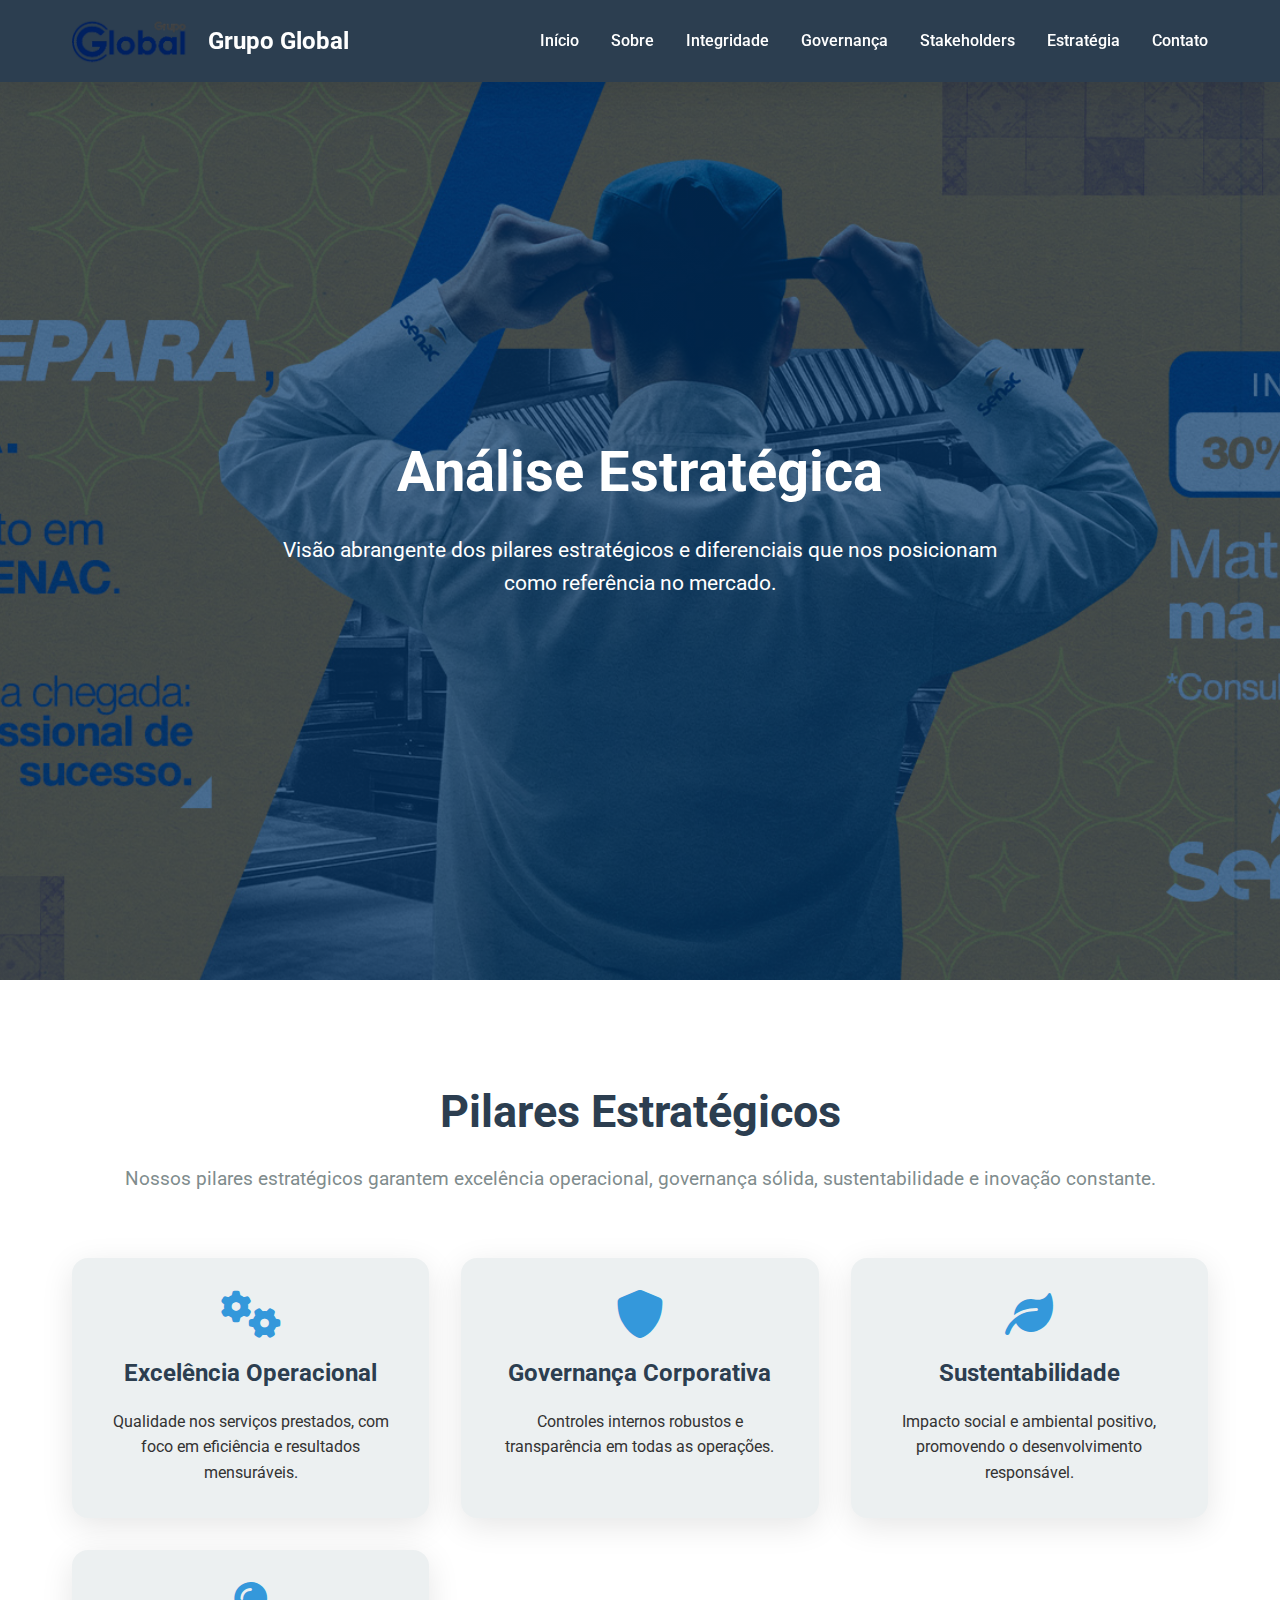
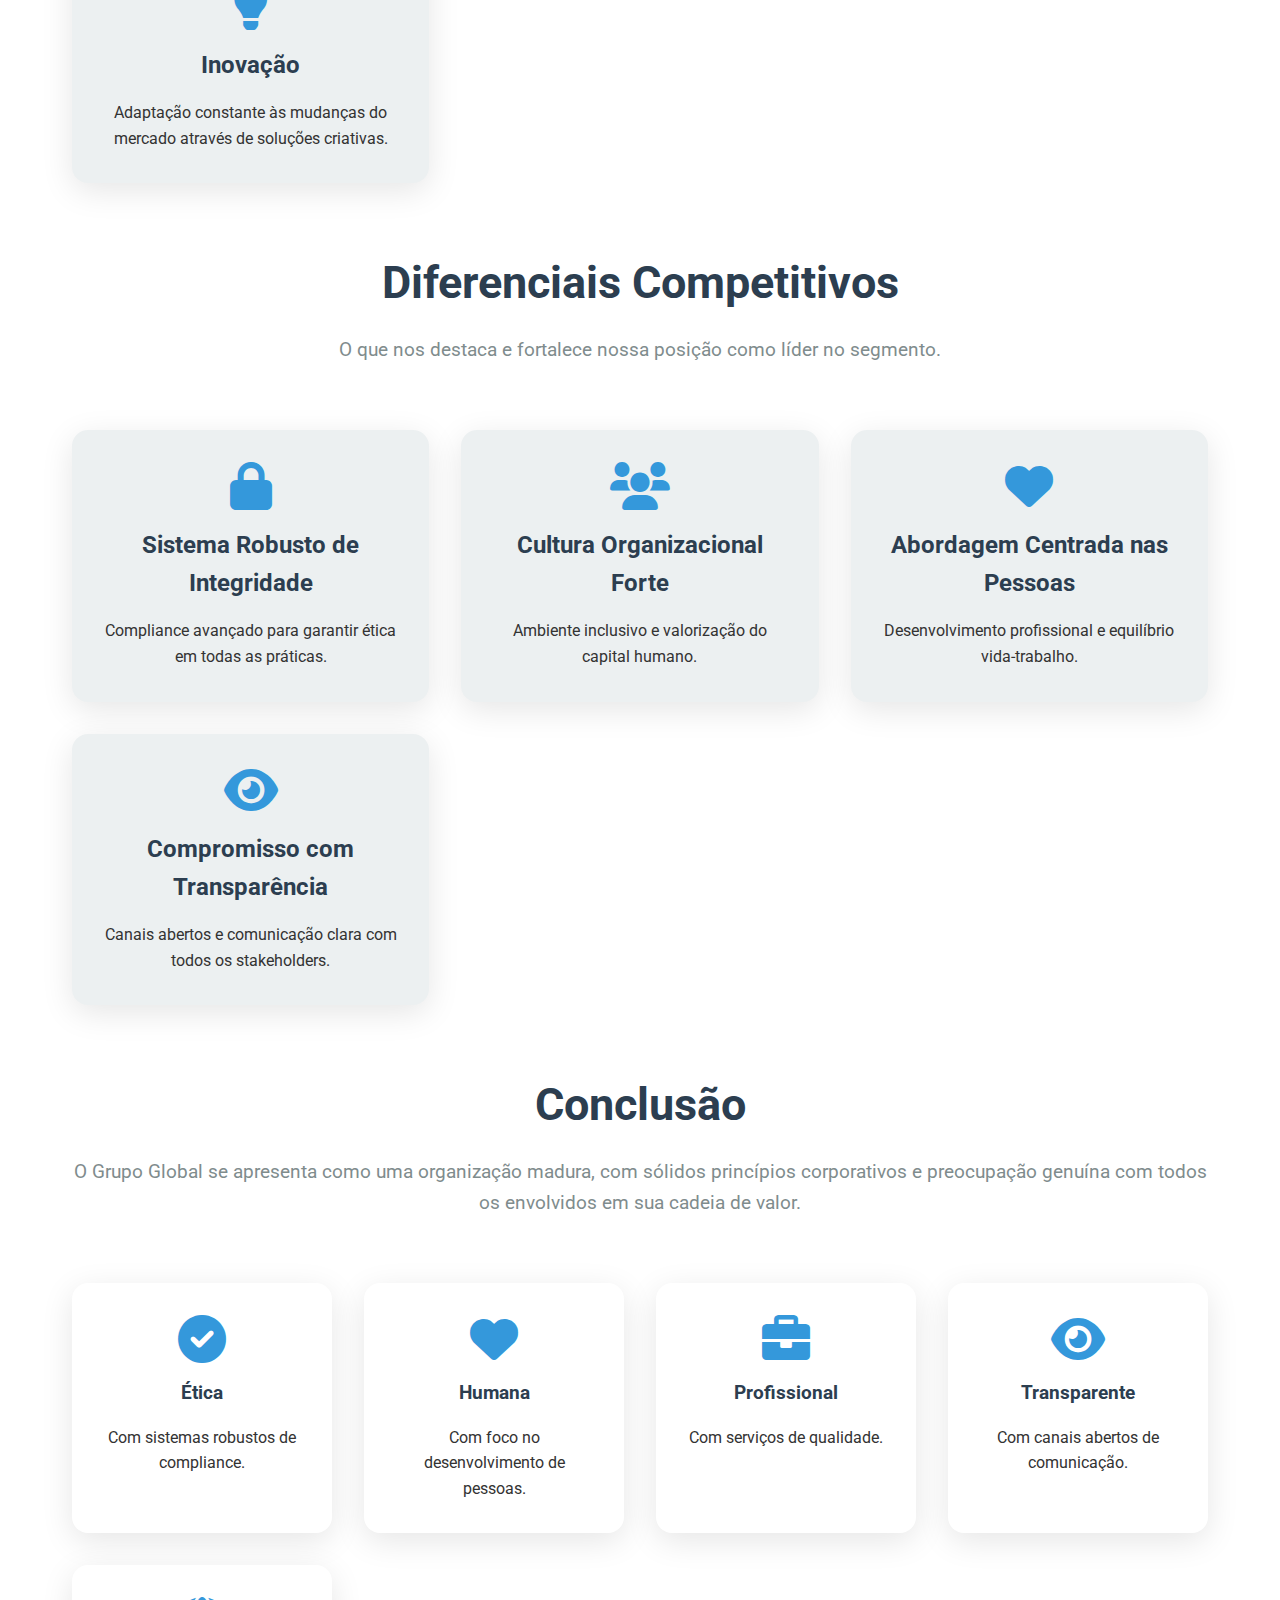
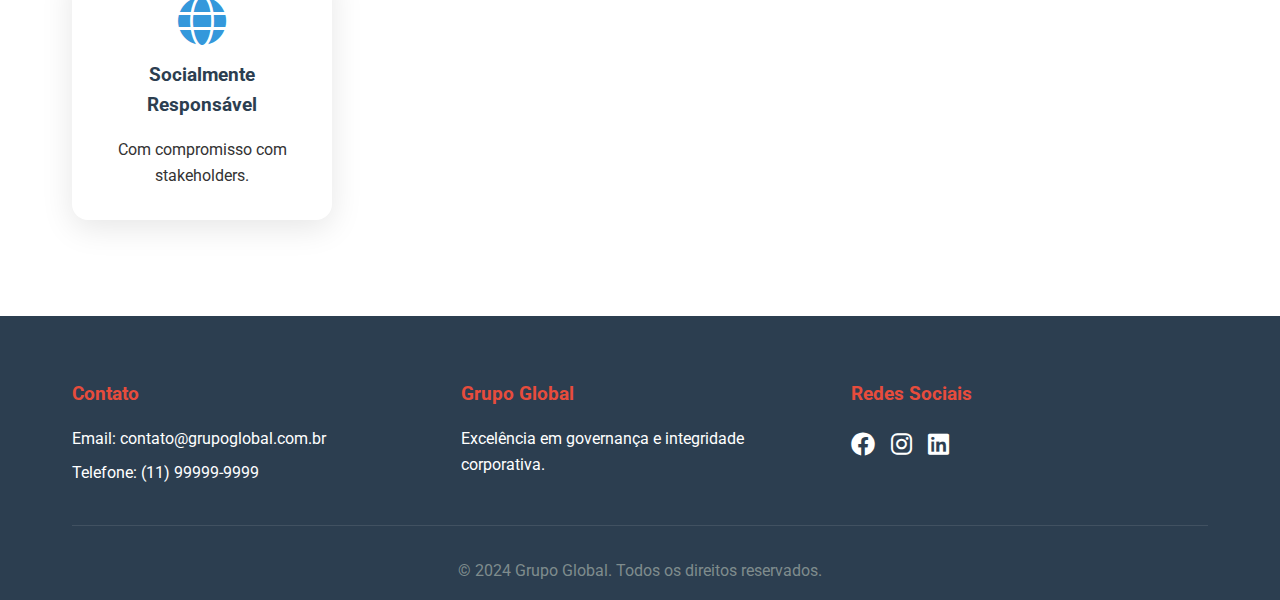
<file: estrategia.html>
<!DOCTYPE html>
<html lang="pt-BR">
<head>
  <meta charset="UTF-8">
  <meta name="viewport" content="width=device-width, initial-scale=1.0">
  <title>Estratégia - Grupo Global</title>
  <link rel="stylesheet" href="style.css">
  <link href="https://fonts.googleapis.com/css2?family=Roboto:wght@300;400;500;700&display=swap" rel="stylesheet">
  <link rel="stylesheet" href="https://cdnjs.cloudflare.com/ajax/libs/font-awesome/6.0.0/css/all.min.css">
</head>
<body>
  <!-- Header -->
  <header class="header">
    <div class="header-container">
      <div class="logo-section">
        <img src="img/logo.png" alt="Logo Grupo Global" class="logo">
        <span class="senac-title">Grupo Global</span>
      </div>
      <nav class="nav">
        <ul>
          <li><a href="index.html">Início</a></li>
          <li><a href="sobre.html">Sobre</a></li>
          <li><a href="integridade.html">Integridade</a></li>
          <li><a href="governanca.html">Governança</a></li>
          <li><a href="stakeholders.html">Stakeholders</a></li>
          <li><a href="estrategia.html">Estratégia</a></li>
          <li><a href="contato.html">Contato</a></li>
        </ul>
      </nav>
      <div class="mobile-menu">
        <i class="fas fa-bars"></i>
      </div>
    </div>
  </header>

  <!-- Hero for Estratégia -->
  <section class="hero">
    <div class="hero-content">
      <h1>Análise Estratégica</h1>
      <p>Visão abrangente dos pilares estratégicos e diferenciais que nos posicionam como referência no mercado.</p>
    </div>
  </section>

  <!-- Estratégia Content -->
  <section class="estrategia">
    <div class="container">
      <h2 class="section-title">Pilares Estratégicos</h2>
      <p class="section-intro">Nossos pilares estratégicos garantem excelência operacional, governança sólida, sustentabilidade e inovação constante.</p>
      
      <div class="valores-grid">
        <div class="valor-item">
          <i class="fas fa-cogs"></i>
          <h3>Excelência Operacional</h3>
          <p>Qualidade nos serviços prestados, com foco em eficiência e resultados mensuráveis.</p>
        </div>
        <div class="valor-item">
          <i class="fas fa-shield-alt"></i>
          <h3>Governança Corporativa</h3>
          <p>Controles internos robustos e transparência em todas as operações.</p>
        </div>
        <div class="valor-item">
          <i class="fas fa-leaf"></i>
          <h3>Sustentabilidade</h3>
          <p>Impacto social e ambiental positivo, promovendo o desenvolvimento responsável.</p>
        </div>
        <div class="valor-item">
          <i class="fas fa-lightbulb"></i>
          <h3>Inovação</h3>
          <p>Adaptação constante às mudanças do mercado através de soluções criativas.</p>
        </div>
      </div>

      <div class="diferenciais-section">
        <h2 class="section-title">Diferenciais Competitivos</h2>
        <p class="section-intro">O que nos destaca e fortalece nossa posição como líder no segmento.</p>
        
        <div class="valores-grid">
          <div class="valor-item">
            <i class="fas fa-lock"></i>
            <h3>Sistema Robusto de Integridade</h3>
            <p>Compliance avançado para garantir ética em todas as práticas.</p>
          </div>
          <div class="valor-item">
            <i class="fas fa-users"></i>
            <h3>Cultura Organizacional Forte</h3>
            <p>Ambiente inclusivo e valorização do capital humano.</p>
          </div>
          <div class="valor-item">
            <i class="fas fa-heart"></i>
            <h3>Abordagem Centrada nas Pessoas</h3>
            <p>Desenvolvimento profissional e equilíbrio vida-trabalho.</p>
          </div>
          <div class="valor-item">
            <i class="fas fa-eye"></i>
            <h3>Compromisso com Transparência</h3>
            <p>Canais abertos e comunicação clara com todos os stakeholders.</p>
          </div>
        </div>
      </div>

      <div class="conclusao-section">
        <h2 class="section-title">Conclusão</h2>
        <p class="section-intro">O Grupo Global se apresenta como uma organização madura, com sólidos princípios corporativos e preocupação genuína com todos os envolvidos em sua cadeia de valor.</p>
        
        <div class="conclusao-grid">
          <div class="conclusao-item">
            <i class="fas fa-check-circle"></i>
            <h3>Ética</h3>
            <p>Com sistemas robustos de compliance.</p>
          </div>
          <div class="conclusao-item">
            <i class="fas fa-heart"></i>
            <h3>Humana</h3>
            <p>Com foco no desenvolvimento de pessoas.</p>
          </div>
          <div class="conclusao-item">
            <i class="fas fa-briefcase"></i>
            <h3>Profissional</h3>
            <p>Com serviços de qualidade.</p>
          </div>
          <div class="conclusao-item">
            <i class="fas fa-eye"></i>
            <h3>Transparente</h3>
            <p>Com canais abertos de comunicação.</p>
          </div>
          <div class="conclusao-item">
            <i class="fas fa-globe"></i>
            <h3>Socialmente Responsável</h3>
            <p>Com compromisso com stakeholders.</p>
          </div>
        </div>
      </div>
    </div>
  </section>

  <!-- Footer -->
  <footer class="footer">
    <div class="container">
      <div class="footer-content">
        <div class="footer-section">
          <h3>Contato</h3>
          <p>Email: <a href="mailto:contato@grupoglobal.com.br">contato@grupoglobal.com.br</a></p>
          <p>Telefone: (11) 99999-9999</p>
        </div>
        <div class="footer-section">
          <h3>Grupo Global</h3>
          <p>Excelência em governança e integridade corporativa.</p>
        </div>
        <div class="footer-section">
          <h3>Redes Sociais</h3>
          <div class="social-links">
            <a href="#"><i class="fab fa-facebook"></i></a>
            <a href="#"><i class="fab fa-instagram"></i></a>
            <a href="#"><i class="fab fa-linkedin"></i></a>
          </div>
        </div>
      </div>
      <div class="footer-bottom">
        <p>&copy; 2024 Grupo Global. Todos os direitos reservados.</p>
      </div>
    </div>
  </footer>

  <script src="script.js"></script>
</body>
</html>
</file>
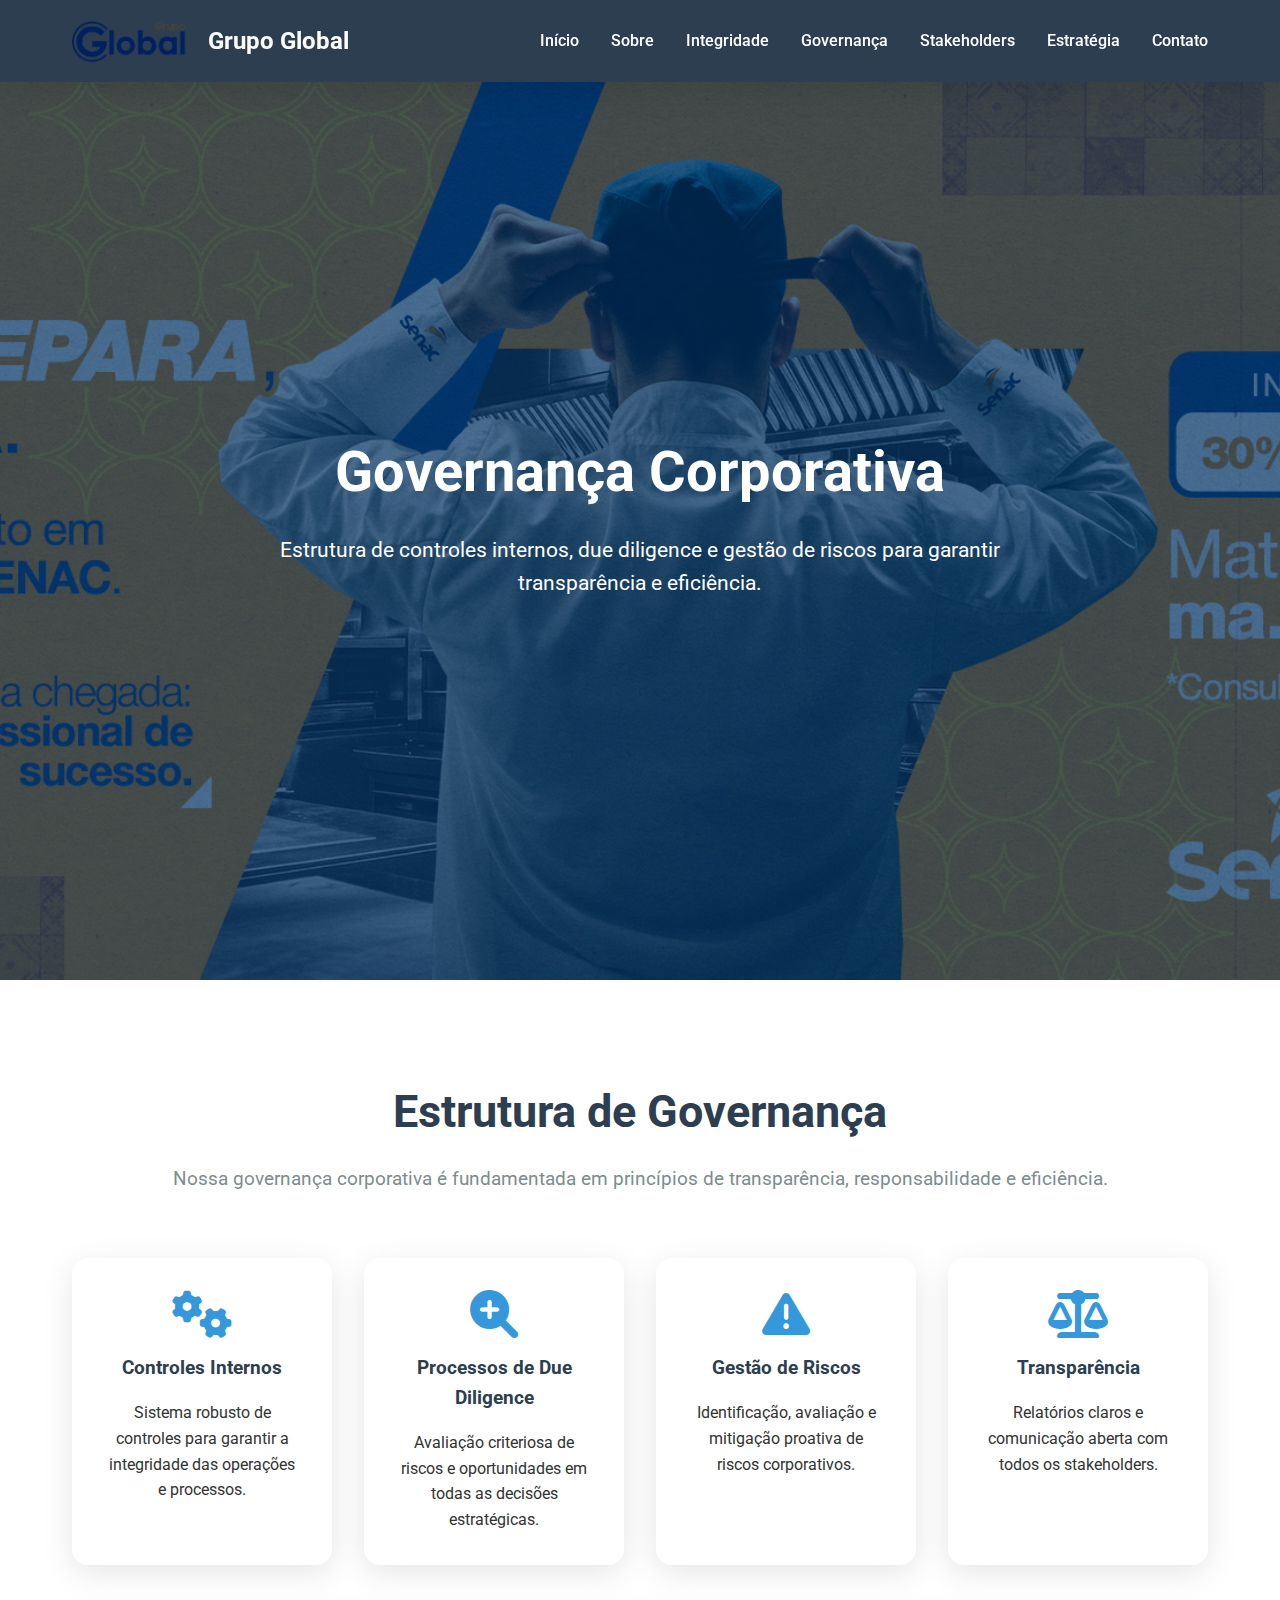
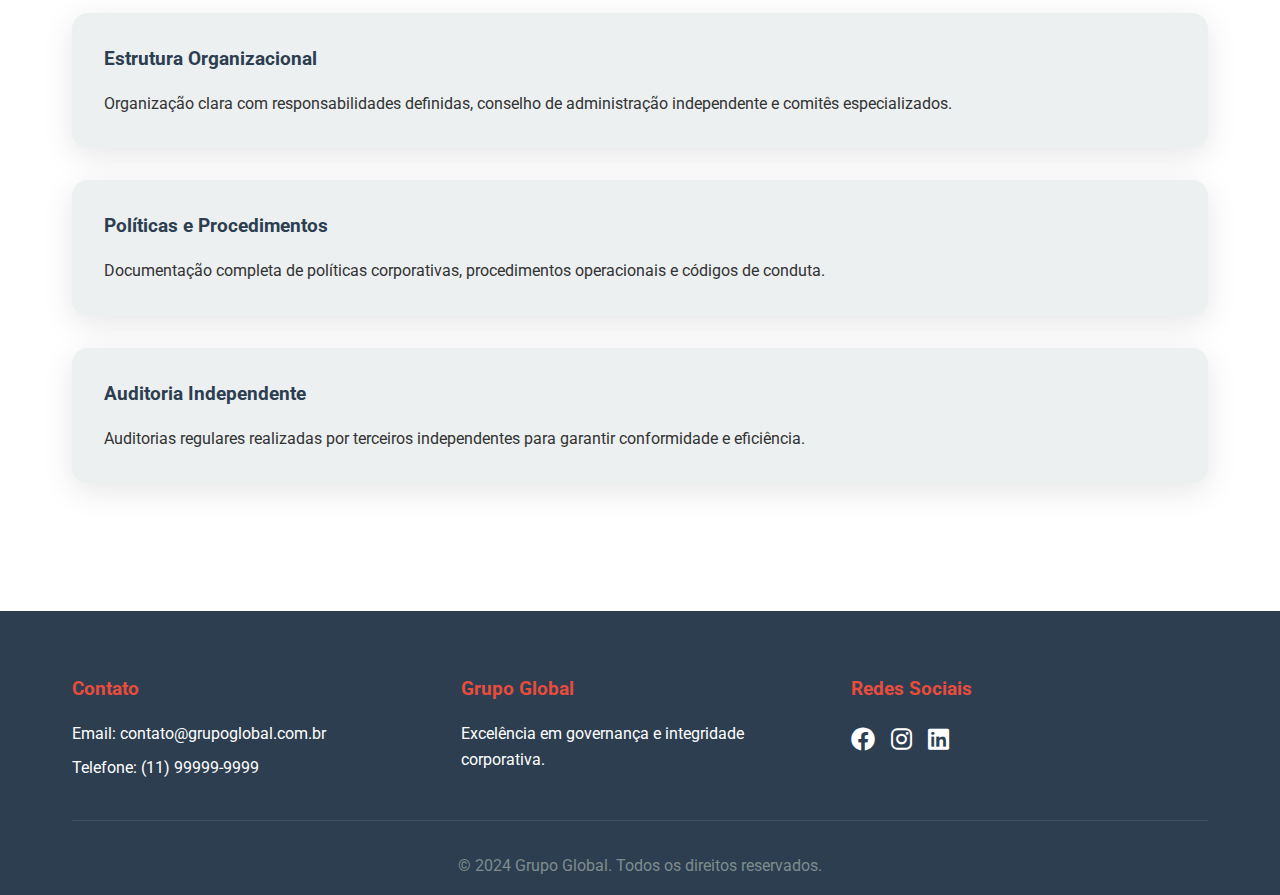
<file: governanca.html>
<!DOCTYPE html>
<html lang="pt-BR">
<head>
  <meta charset="UTF-8">
  <meta name="viewport" content="width=device-width, initial-scale=1.0">
  <title>Governança - Grupo Global</title>
  <link rel="stylesheet" href="style.css">
  <link href="https://fonts.googleapis.com/css2?family=Roboto:wght@300;400;500;700&display=swap" rel="stylesheet">
  <link rel="stylesheet" href="https://cdnjs.cloudflare.com/ajax/libs/font-awesome/6.0.0/css/all.min.css">
</head>
<body>
  <!-- Header -->
  <header class="header">
    <div class="header-container">
      <div class="logo-section">
        <img src="img/logo.png" alt="Logo Grupo Global" class="logo">
        <span class="senac-title">Grupo Global</span>
      </div>
      <nav class="nav">
        <ul>
          <li><a href="index.html">Início</a></li>
          <li><a href="sobre.html">Sobre</a></li>
          <li><a href="integridade.html">Integridade</a></li>
          <li><a href="governanca.html">Governança</a></li>
          <li><a href="stakeholders.html">Stakeholders</a></li>
          <li><a href="estrategia.html">Estratégia</a></li>
          <li><a href="contato.html">Contato</a></li>
        </ul>
      </nav>
      <div class="mobile-menu">
        <i class="fas fa-bars"></i>
      </div>
    </div>
  </header>

  <!-- Hero for Governança -->
  <section class="hero">
    <div class="hero-content">
      <h1>Governança Corporativa</h1>
      <p>Estrutura de controles internos, due diligence e gestão de riscos para garantir transparência e eficiência.</p>
    </div>
  </section>

  <!-- Governança Content -->
  <section class="governanca">
    <div class="container">
      <h2 class="section-title">Estrutura de Governança</h2>
      <p class="section-intro">Nossa governança corporativa é fundamentada em princípios de transparência, responsabilidade e eficiência.</p>
      
      <div class="integridade-info">
        <div class="info-item">
          <i class="fas fa-cogs"></i>
          <h3>Controles Internos</h3>
          <p>Sistema robusto de controles para garantir a integridade das operações e processos.</p>
        </div>
        <div class="info-item">
          <i class="fas fa-search-plus"></i>
          <h3>Processos de Due Diligence</h3>
          <p>Avaliação criteriosa de riscos e oportunidades em todas as decisões estratégicas.</p>
        </div>
        <div class="info-item">
          <i class="fas fa-exclamation-triangle"></i>
          <h3>Gestão de Riscos</h3>
          <p>Identificação, avaliação e mitigação proativa de riscos corporativos.</p>
        </div>
        <div class="info-item">
          <i class="fas fa-balance-scale"></i>
          <h3>Transparência</h3>
          <p>Relatórios claros e comunicação aberta com todos os stakeholders.</p>
        </div>
      </div>

      <div class="governanca-details">
        <div class="detail-section">
          <h3>Estrutura Organizacional</h3>
          <p>Organização clara com responsabilidades definidas, conselho de administração independente e comitês especializados.</p>
        </div>
        <div class="detail-section">
          <h3>Políticas e Procedimentos</h3>
          <p>Documentação completa de políticas corporativas, procedimentos operacionais e códigos de conduta.</p>
        </div>
        <div class="detail-section">
          <h3>Auditoria Independente</h3>
          <p>Auditorias regulares realizadas por terceiros independentes para garantir conformidade e eficiência.</p>
        </div>
      </div>
    </div>
  </section>

  <!-- Footer -->
  <footer class="footer">
    <div class="container">
      <div class="footer-content">
        <div class="footer-section">
          <h3>Contato</h3>
          <p>Email: <a href="mailto:contato@grupoglobal.com.br">contato@grupoglobal.com.br</a></p>
          <p>Telefone: (11) 99999-9999</p>
        </div>
        <div class="footer-section">
          <h3>Grupo Global</h3>
          <p>Excelência em governança e integridade corporativa.</p>
        </div>
        <div class="footer-section">
          <h3>Redes Sociais</h3>
          <div class="social-links">
            <a href="#"><i class="fab fa-facebook"></i></a>
            <a href="#"><i class="fab fa-instagram"></i></a>
            <a href="#"><i class="fab fa-linkedin"></i></a>
          </div>
        </div>
      </div>
      <div class="footer-bottom">
        <p>&copy; 2024 Grupo Global. Todos os direitos reservados.</p>
      </div>
    </div>
  </footer>

  <script src="script.js"></script>
</body>
</html>
</file>
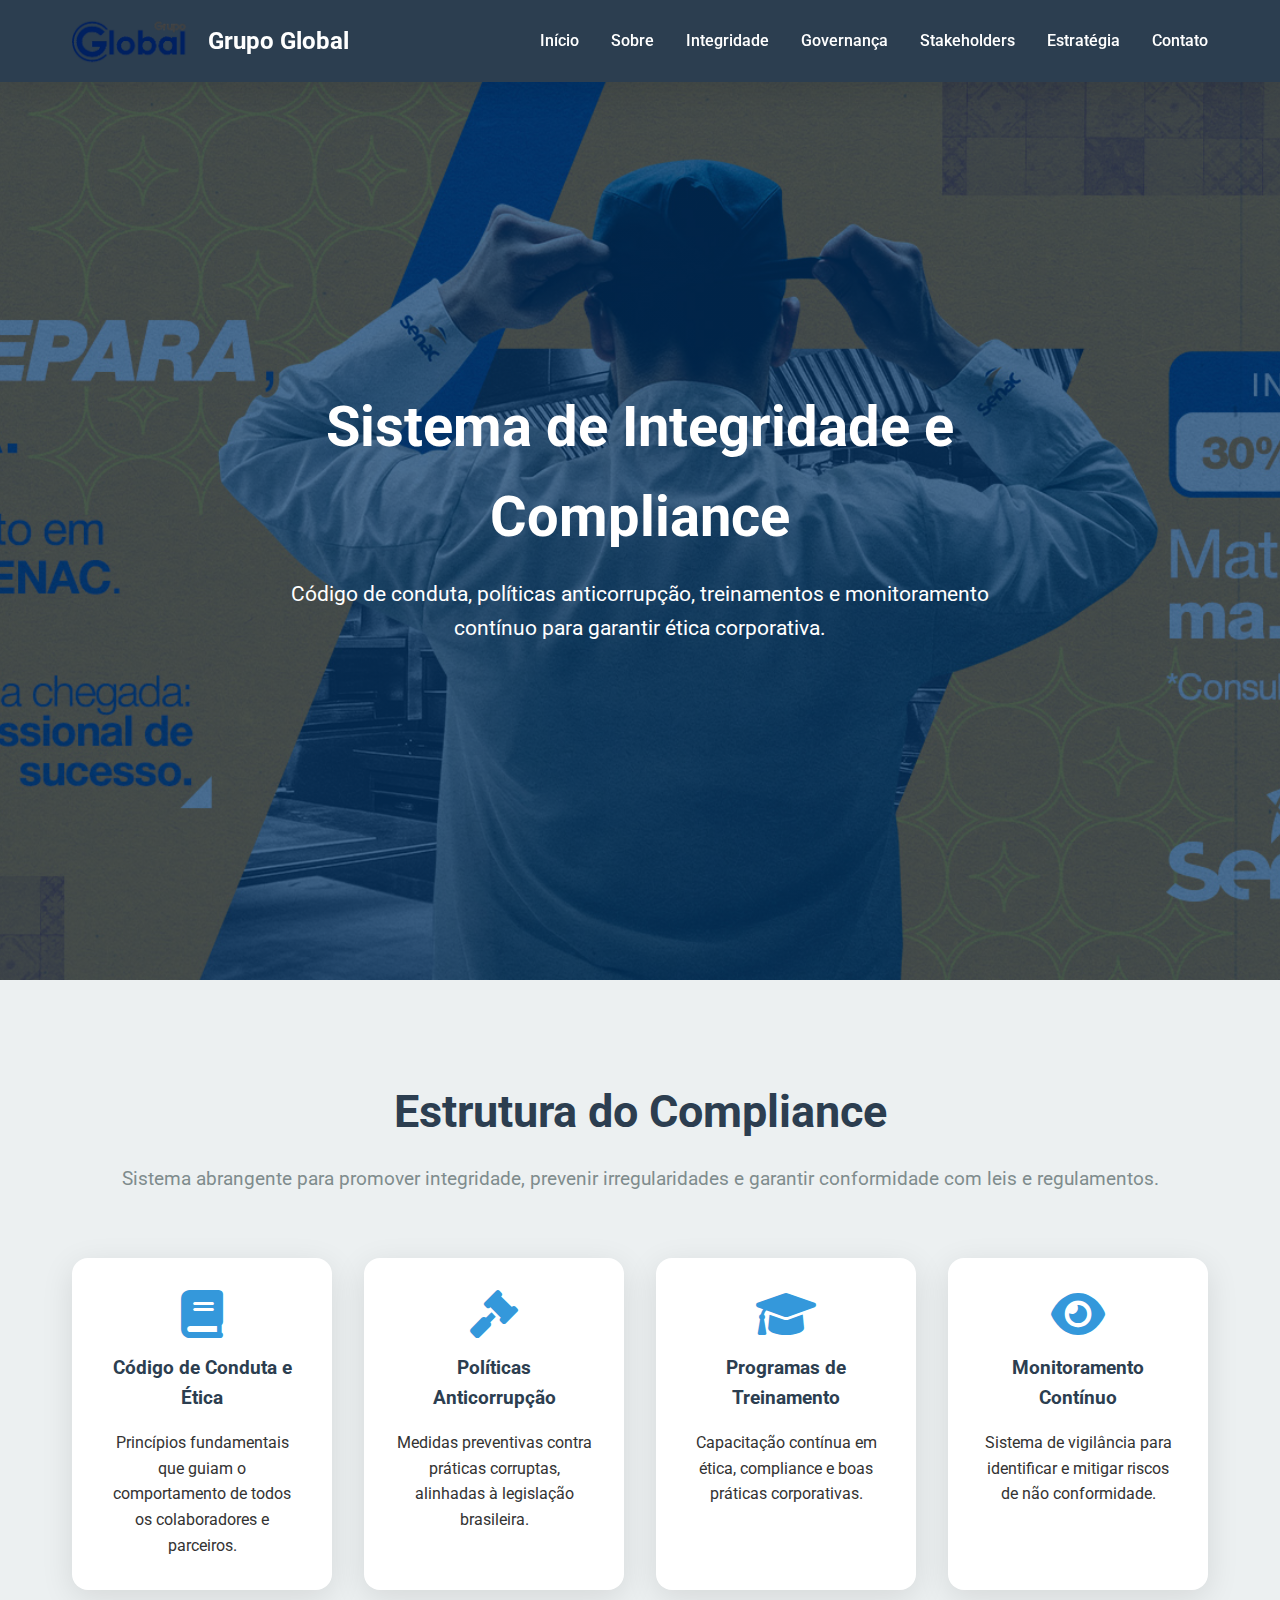
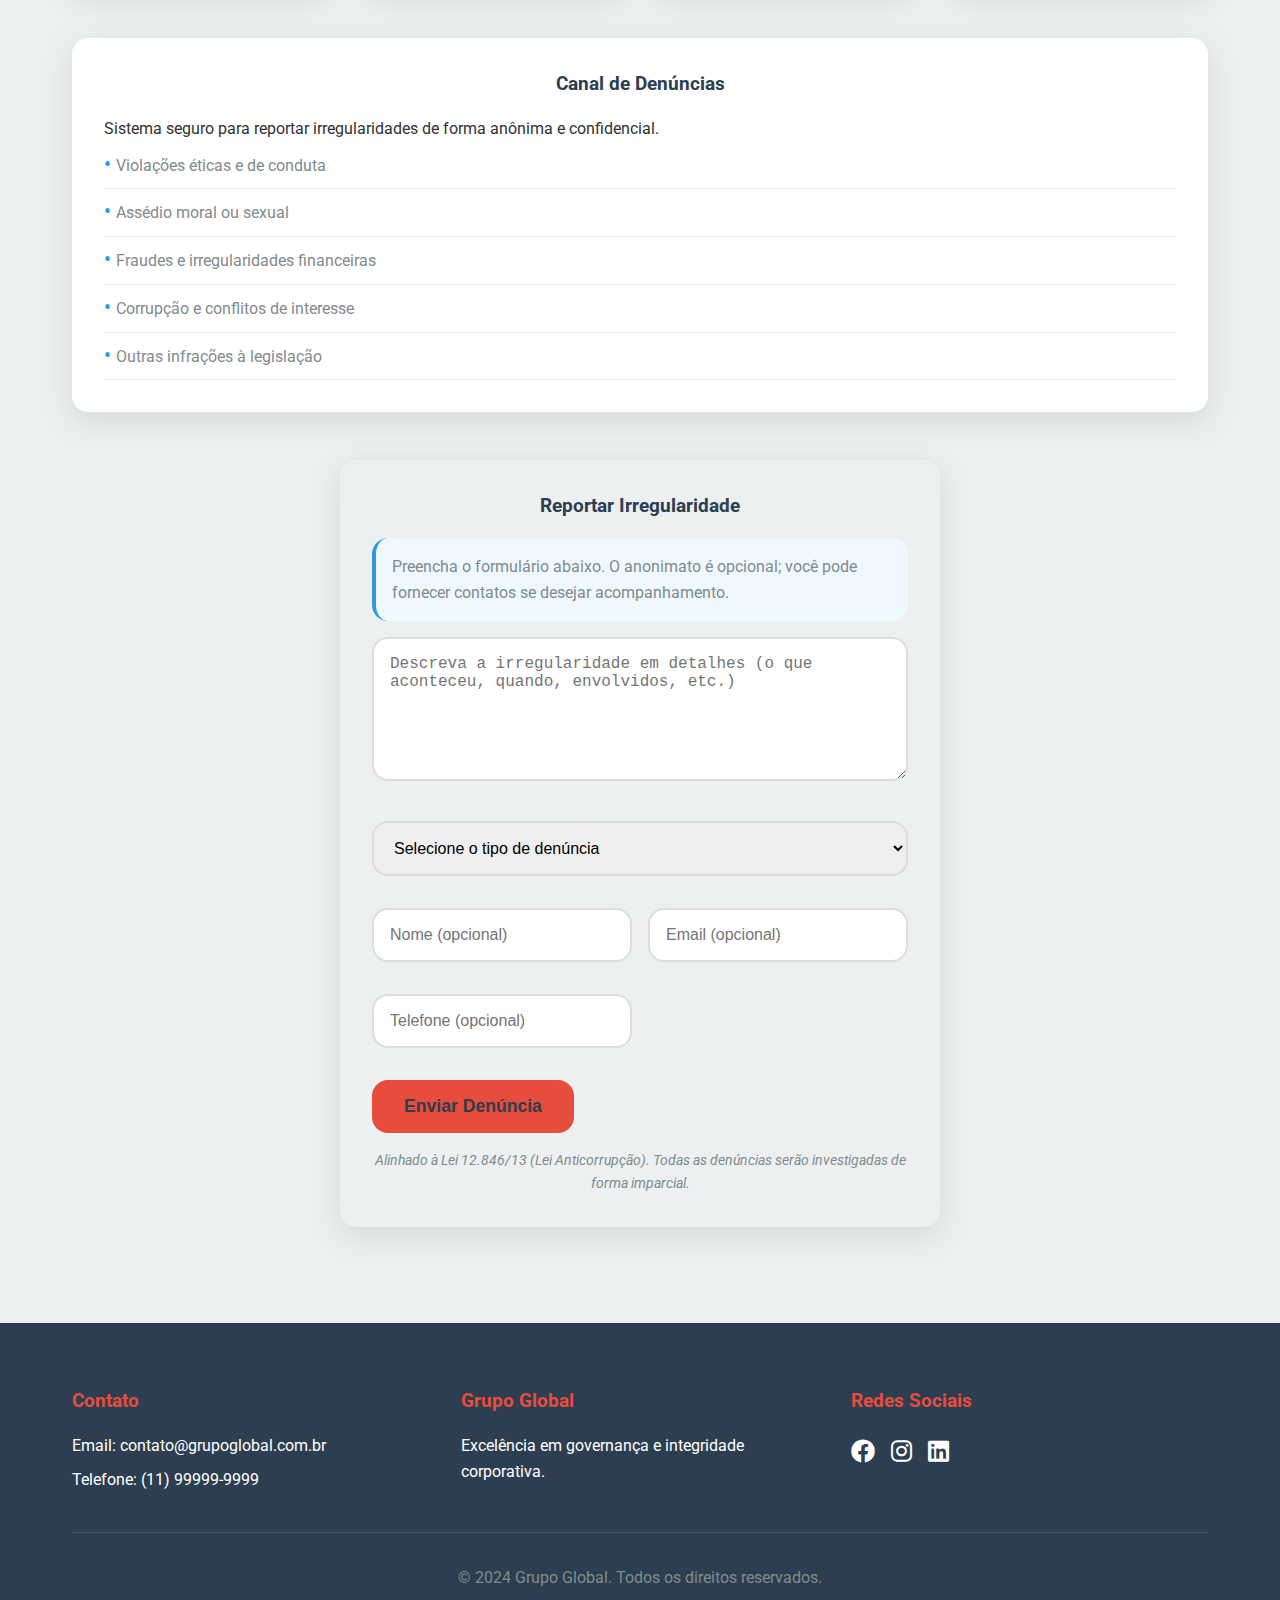
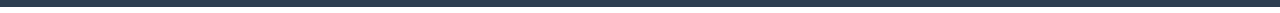
<file: integridade.html>
<!DOCTYPE html>
<html lang="pt-BR">
<head>
  <meta charset="UTF-8">
  <meta name="viewport" content="width=device-width, initial-scale=1.0">
  <title>Integridade - Grupo Global</title>
  <link rel="stylesheet" href="style.css">
  <link href="https://fonts.googleapis.com/css2?family=Roboto:wght@300;400;500;700&display=swap" rel="stylesheet">
  <link rel="stylesheet" href="https://cdnjs.cloudflare.com/ajax/libs/font-awesome/6.0.0/css/all.min.css">
</head>
<body>
  <!-- Header -->
  <header class="header">
    <div class="header-container">
      <div class="logo-section">
        <img src="img/logo.png" alt="Logo Grupo Global" class="logo">
        <span class="senac-title">Grupo Global</span>
      </div>
      <nav class="nav">
        <ul>
          <li><a href="index.html">Início</a></li>
          <li><a href="sobre.html">Sobre</a></li>
          <li><a href="integridade.html">Integridade</a></li>
          <li><a href="governanca.html">Governança</a></li>
          <li><a href="stakeholders.html">Stakeholders</a></li>
          <li><a href="estrategia.html">Estratégia</a></li>
          <li><a href="contato.html">Contato</a></li>
        </ul>
      </nav>
      <div class="mobile-menu">
        <i class="fas fa-bars"></i>
      </div>
    </div>
  </header>

  <!-- Hero for Integridade -->
  <section class="hero">
    <div class="hero-content">
      <h1>Sistema de Integridade e Compliance</h1>
      <p>Código de conduta, políticas anticorrupção, treinamentos e monitoramento contínuo para garantir ética corporativa.</p>
    </div>
  </section>

  <!-- Integridade Content -->
  <section class="integridade">
    <div class="container">
      <h2 class="section-title">Estrutura do Compliance</h2>
      <p class="section-intro">Sistema abrangente para promover integridade, prevenir irregularidades e garantir conformidade com leis e regulamentos.</p>
      
      <div class="integridade-info">
        <div class="info-item">
          <i class="fas fa-book"></i>
          <h3>Código de Conduta e Ética</h3>
          <p>Princípios fundamentais que guiam o comportamento de todos os colaboradores e parceiros.</p>
        </div>
        <div class="info-item">
          <i class="fas fa-gavel"></i>
          <h3>Políticas Anticorrupção</h3>
          <p>Medidas preventivas contra práticas corruptas, alinhadas à legislação brasileira.</p>
        </div>
        <div class="info-item">
          <i class="fas fa-graduation-cap"></i>
          <h3>Programas de Treinamento</h3>
          <p>Capacitação contínua em ética, compliance e boas práticas corporativas.</p>
        </div>
        <div class="info-item">
          <i class="fas fa-eye"></i>
          <h3>Monitoramento Contínuo</h3>
          <p>Sistema de vigilância para identificar e mitigar riscos de não conformidade.</p>
        </div>
      </div>

      <div class="tipos-denuncias">
        <h3>Canal de Denúncias</h3>
        <p>Sistema seguro para reportar irregularidades de forma anônima e confidencial.</p>
        <ul>
          <li>Violações éticas e de conduta</li>
          <li>Assédio moral ou sexual</li>
          <li>Fraudes e irregularidades financeiras</li>
          <li>Corrupção e conflitos de interesse</li>
          <li>Outras infrações à legislação</li>
        </ul>
      </div>

      <!-- Formulário de Denúncia -->
      <div class="form-section">
        <h3>Reportar Irregularidade</h3>
        <p class="form-note">Preencha o formulário abaixo. O anonimato é opcional; você pode fornecer contatos se desejar acompanhamento.</p>
        <form id="denuncia-form">
          <textarea placeholder="Descreva a irregularidade em detalhes (o que aconteceu, quando, envolvidos, etc.)" rows="6" required></textarea>
          <select name="tipo" required>
            <option value="">Selecione o tipo de denúncia</option>
            <option value="etica">Violações éticas</option>
            <option value="assedio">Assédio</option>
            <option value="fraude">Fraudes</option>
            <option value="corrupcao">Corrupção</option>
            <option value="outros">Outros</option>
          </select>
          <div class="optional-fields">
            <input type="text" placeholder="Nome (opcional)" >
            <input type="email" placeholder="Email (opcional)">
            <input type="tel" placeholder="Telefone (opcional)">
          </div>
          <button type="submit" class="cta-btn">Enviar Denúncia</button>
        </form>
        <p class="legal-note">Alinhado à Lei 12.846/13 (Lei Anticorrupção). Todas as denúncias serão investigadas de forma imparcial.</p>
      </div>
    </div>
  </section>

  <!-- Footer -->
  <footer class="footer">
    <div class="container">
      <div class="footer-content">
        <div class="footer-section">
          <h3>Contato</h3>
          <p>Email: <a href="mailto:contato@grupoglobal.com.br">contato@grupoglobal.com.br</a></p>
          <p>Telefone: (11) 99999-9999</p>
        </div>
        <div class="footer-section">
          <h3>Grupo Global</h3>
          <p>Excelência em governança e integridade corporativa.</p>
        </div>
        <div class="footer-section">
          <h3>Redes Sociais</h3>
          <div class="social-links">
            <a href="#"><i class="fab fa-facebook"></i></a>
            <a href="#"><i class="fab fa-instagram"></i></a>
            <a href="#"><i class="fab fa-linkedin"></i></a>
          </div>
        </div>
      </div>
      <div class="footer-bottom">
        <p>&copy; 2024 Grupo Global. Todos os direitos reservados.</p>
      </div>
    </div>
  </footer>

  <script src="script.js"></script>
</body>
</html>
</file>
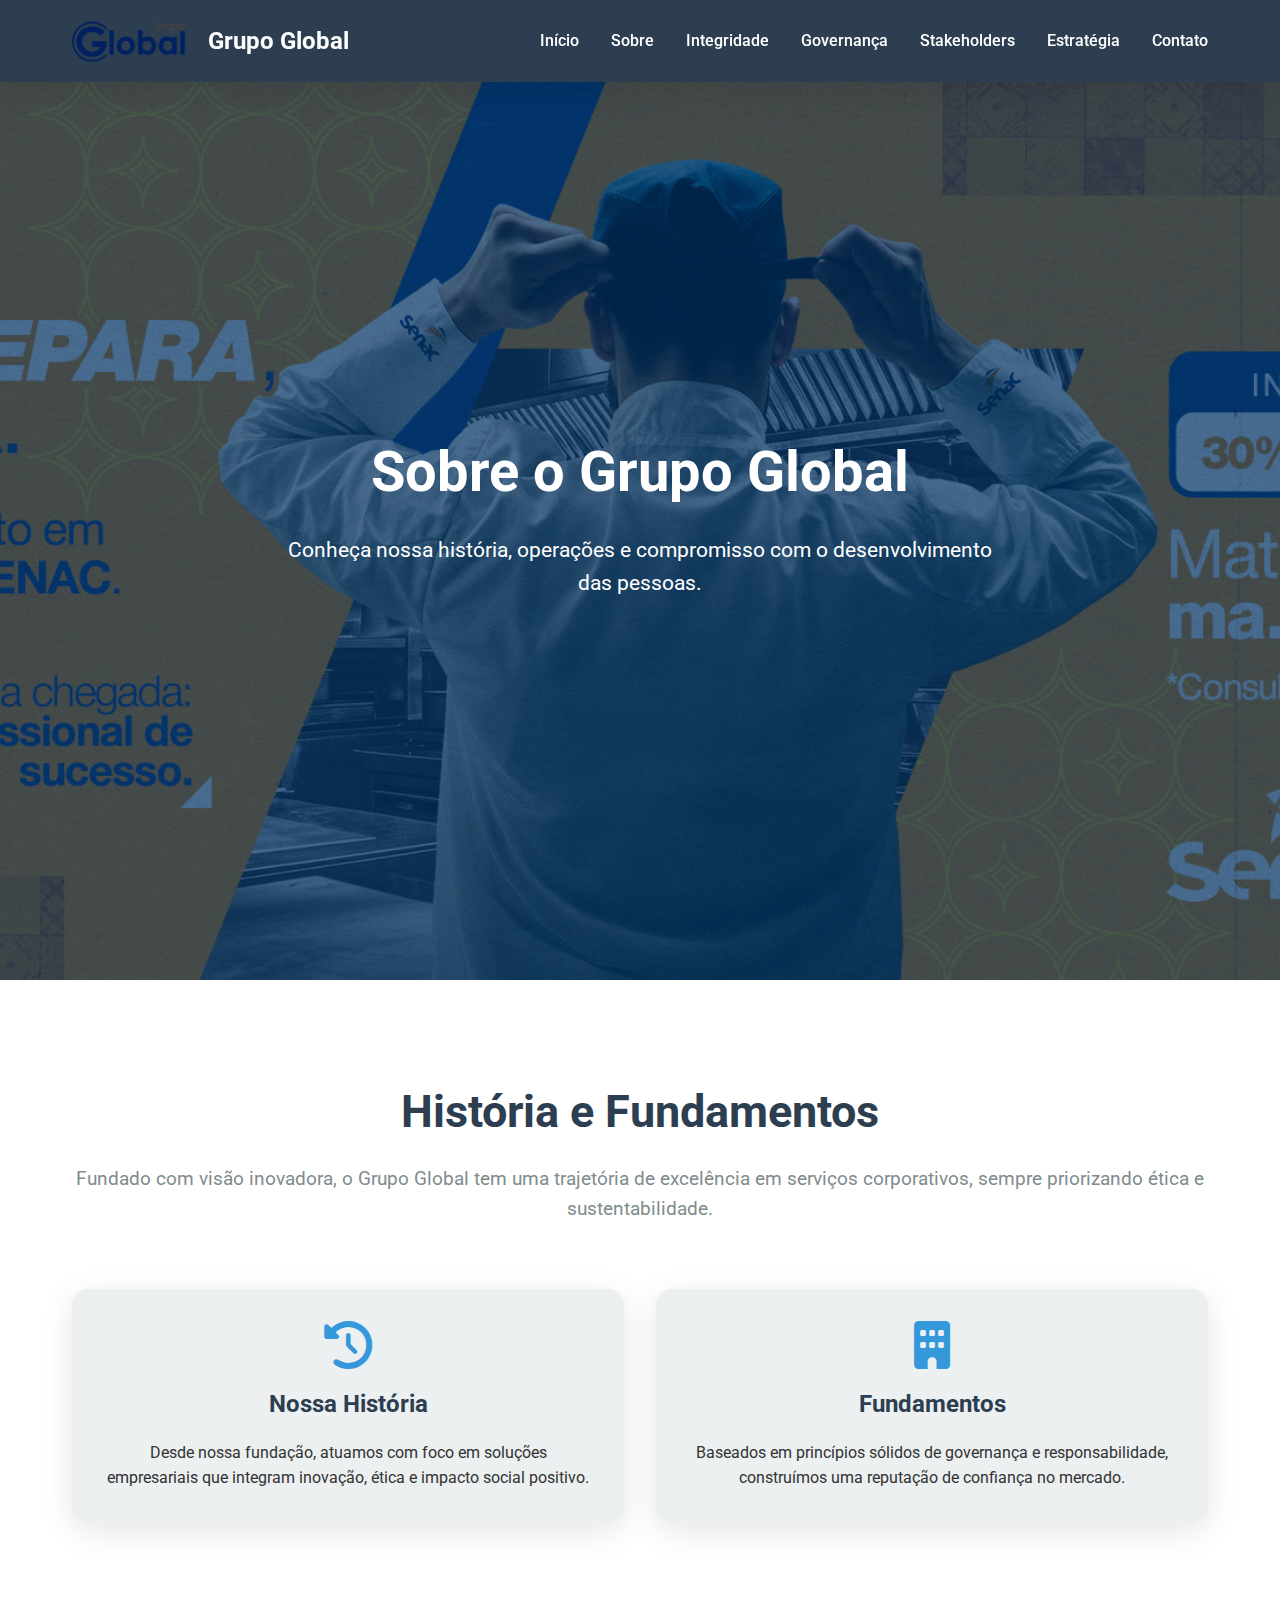
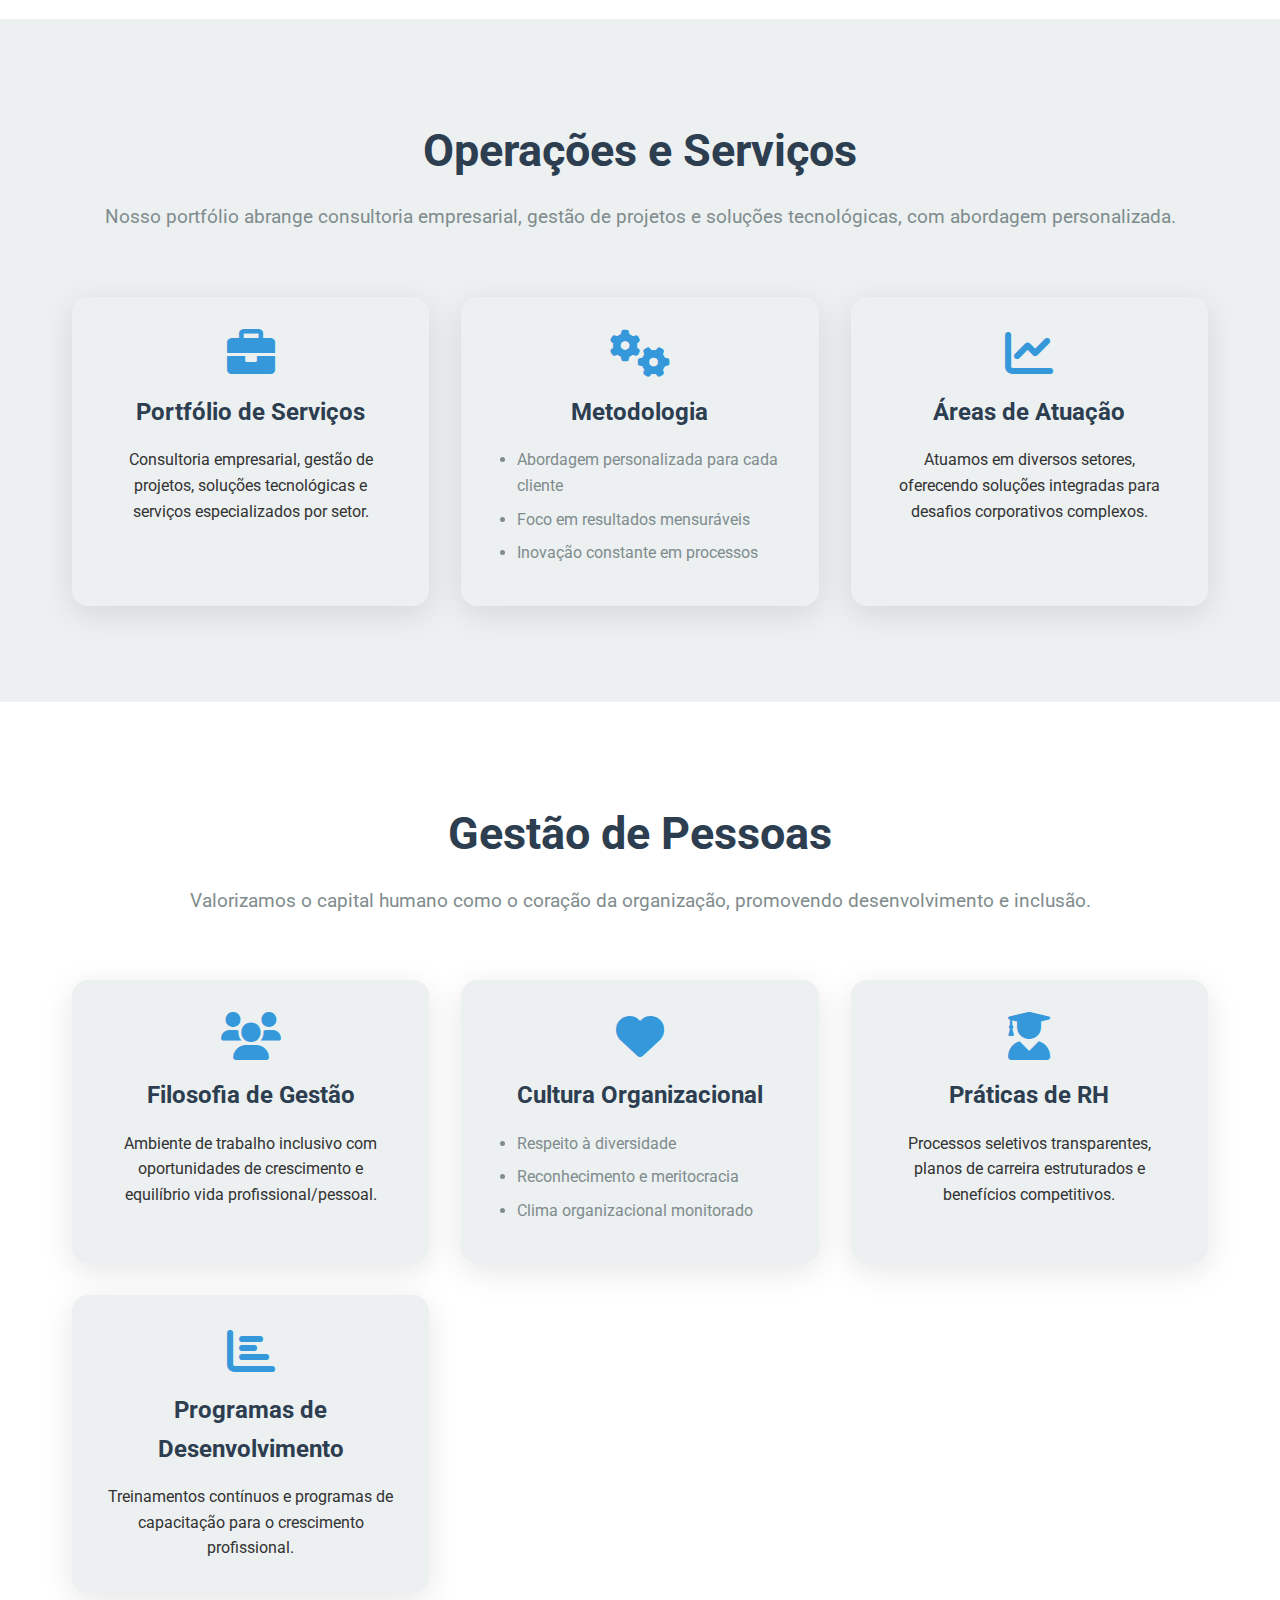
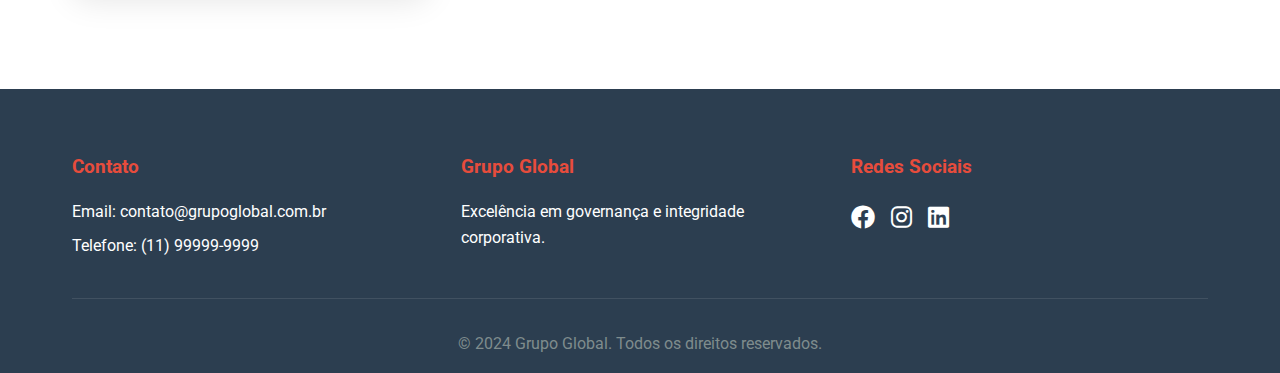
<file: sobre.html>
<!DOCTYPE html>
<html lang="pt-BR">
<head>
  <meta charset="UTF-8">
  <meta name="viewport" content="width=device-width, initial-scale=1.0">
  <title>Sobre - Grupo Global</title>
  <link rel="stylesheet" href="style.css">
  <link href="https://fonts.googleapis.com/css2?family=Roboto:wght@300;400;500;700&display=swap" rel="stylesheet">
  <link rel="stylesheet" href="https://cdnjs.cloudflare.com/ajax/libs/font-awesome/6.0.0/css/all.min.css">
</head>
<body>
  <!-- Header -->
  <header class="header">
    <div class="header-container">
      <div class="logo-section">
        <img src="img/logo.png" alt="Logo Grupo Global" class="logo">
        <span class="senac-title">Grupo Global</span>
      </div>
      <nav class="nav">
        <ul>
          <li><a href="index.html">Início</a></li>
          <li><a href="sobre.html">Sobre</a></li>
          <li><a href="integridade.html">Integridade</a></li>
          <li><a href="governanca.html">Governança</a></li>
          <li><a href="stakeholders.html">Stakeholders</a></li>
          <li><a href="estrategia.html">Estratégia</a></li>
          <li><a href="contato.html">Contato</a></li>
        </ul>
      </nav>
      <div class="mobile-menu">
        <i class="fas fa-bars"></i>
      </div>
    </div>
  </header>

  <!-- Hero for Sobre -->
  <section class="hero">
    <div class="hero-content">
      <h1>Sobre o Grupo Global</h1>
      <p>Conheça nossa história, operações e compromisso com o desenvolvimento das pessoas.</p>
    </div>
  </section>

  <!-- História -->
  <section class="sobre">
    <div class="container">
      <h2 class="section-title">História e Fundamentos</h2>
      <p class="section-intro">Fundado com visão inovadora, o Grupo Global tem uma trajetória de excelência em serviços corporativos, sempre priorizando ética e sustentabilidade.</p>
      
      <div class="sobre-grid">
        <div class="sobre-item">
          <i class="fas fa-history"></i>
          <h3>Nossa História</h3>
          <p>Desde nossa fundação, atuamos com foco em soluções empresariais que integram inovação, ética e impacto social positivo.</p>
        </div>
        <div class="sobre-item">
          <i class="fas fa-building"></i>
          <h3>Fundamentos</h3>
          <p>Baseados em princípios sólidos de governança e responsabilidade, construímos uma reputação de confiança no mercado.</p>
        </div>
      </div>
    </div>
  </section>

  <!-- Operações e Serviços -->
  <section class="operacoes">
    <div class="container">
      <h2 class="section-title">Operações e Serviços</h2>
      <p class="section-intro">Nosso portfólio abrange consultoria empresarial, gestão de projetos e soluções tecnológicas, com abordagem personalizada.</p>
      
      <div class="sobre-grid">
        <div class="sobre-item">
          <i class="fas fa-briefcase"></i>
          <h3>Portfólio de Serviços</h3>
          <p>Consultoria empresarial, gestão de projetos, soluções tecnológicas e serviços especializados por setor.</p>
        </div>
        <div class="sobre-item">
          <i class="fas fa-cogs"></i>
          <h3>Metodologia</h3>
          <ul>
            <li>Abordagem personalizada para cada cliente</li>
            <li>Foco em resultados mensuráveis</li>
            <li>Inovação constante em processos</li>
          </ul>
        </div>
        <div class="sobre-item">
          <i class="fas fa-chart-line"></i>
          <h3>Áreas de Atuação</h3>
          <p>Atuamos em diversos setores, oferecendo soluções integradas para desafios corporativos complexos.</p>
        </div>
      </div>
    </div>
  </section>

  <!-- Gestão de Pessoas -->
  <section class="pessoas">
    <div class="container">
      <h2 class="section-title">Gestão de Pessoas</h2>
      <p class="section-intro">Valorizamos o capital humano como o coração da organização, promovendo desenvolvimento e inclusão.</p>
      
      <div class="sobre-grid">
        <div class="sobre-item">
          <i class="fas fa-users"></i>
          <h3>Filosofia de Gestão</h3>
          <p>Ambiente de trabalho inclusivo com oportunidades de crescimento e equilíbrio vida profissional/pessoal.</p>
        </div>
        <div class="sobre-item">
          <i class="fas fa-heart"></i>
          <h3>Cultura Organizacional</h3>
          <ul>
            <li>Respeito à diversidade</li>
            <li>Reconhecimento e meritocracia</li>
            <li>Clima organizacional monitorado</li>
          </ul>
        </div>
        <div class="sobre-item">
          <i class="fas fa-user-graduate"></i>
          <h3>Práticas de RH</h3>
          <p>Processos seletivos transparentes, planos de carreira estruturados e benefícios competitivos.</p>
        </div>
        <div class="sobre-item">
          <i class="fas fa-chart-bar"></i>
          <h3>Programas de Desenvolvimento</h3>
          <p>Treinamentos contínuos e programas de capacitação para o crescimento profissional.</p>
        </div>
      </div>
    </div>
  </section>

  <!-- Footer -->
  <footer class="footer">
    <div class="container">
      <div class="footer-content">
        <div class="footer-section">
          <h3>Contato</h3>
          <p>Email: <a href="mailto:contato@grupoglobal.com.br">contato@grupoglobal.com.br</a></p>
          <p>Telefone: (11) 99999-9999</p>
        </div>
        <div class="footer-section">
          <h3>Grupo Global</h3>
          <p>Excelência em governança e integridade corporativa.</p>
        </div>
        <div class="footer-section">
          <h3>Redes Sociais</h3>
          <div class="social-links">
            <a href="#"><i class="fab fa-facebook"></i></a>
            <a href="#"><i class="fab fa-instagram"></i></a>
            <a href="#"><i class="fab fa-linkedin"></i></a>
          </div>
        </div>
      </div>
      <div class="footer-bottom">
        <p>&copy; 2024 Grupo Global. Todos os direitos reservados.</p>
      </div>
    </div>
  </footer>

  <script src="script.js"></script>
</body>
</html>
</file>
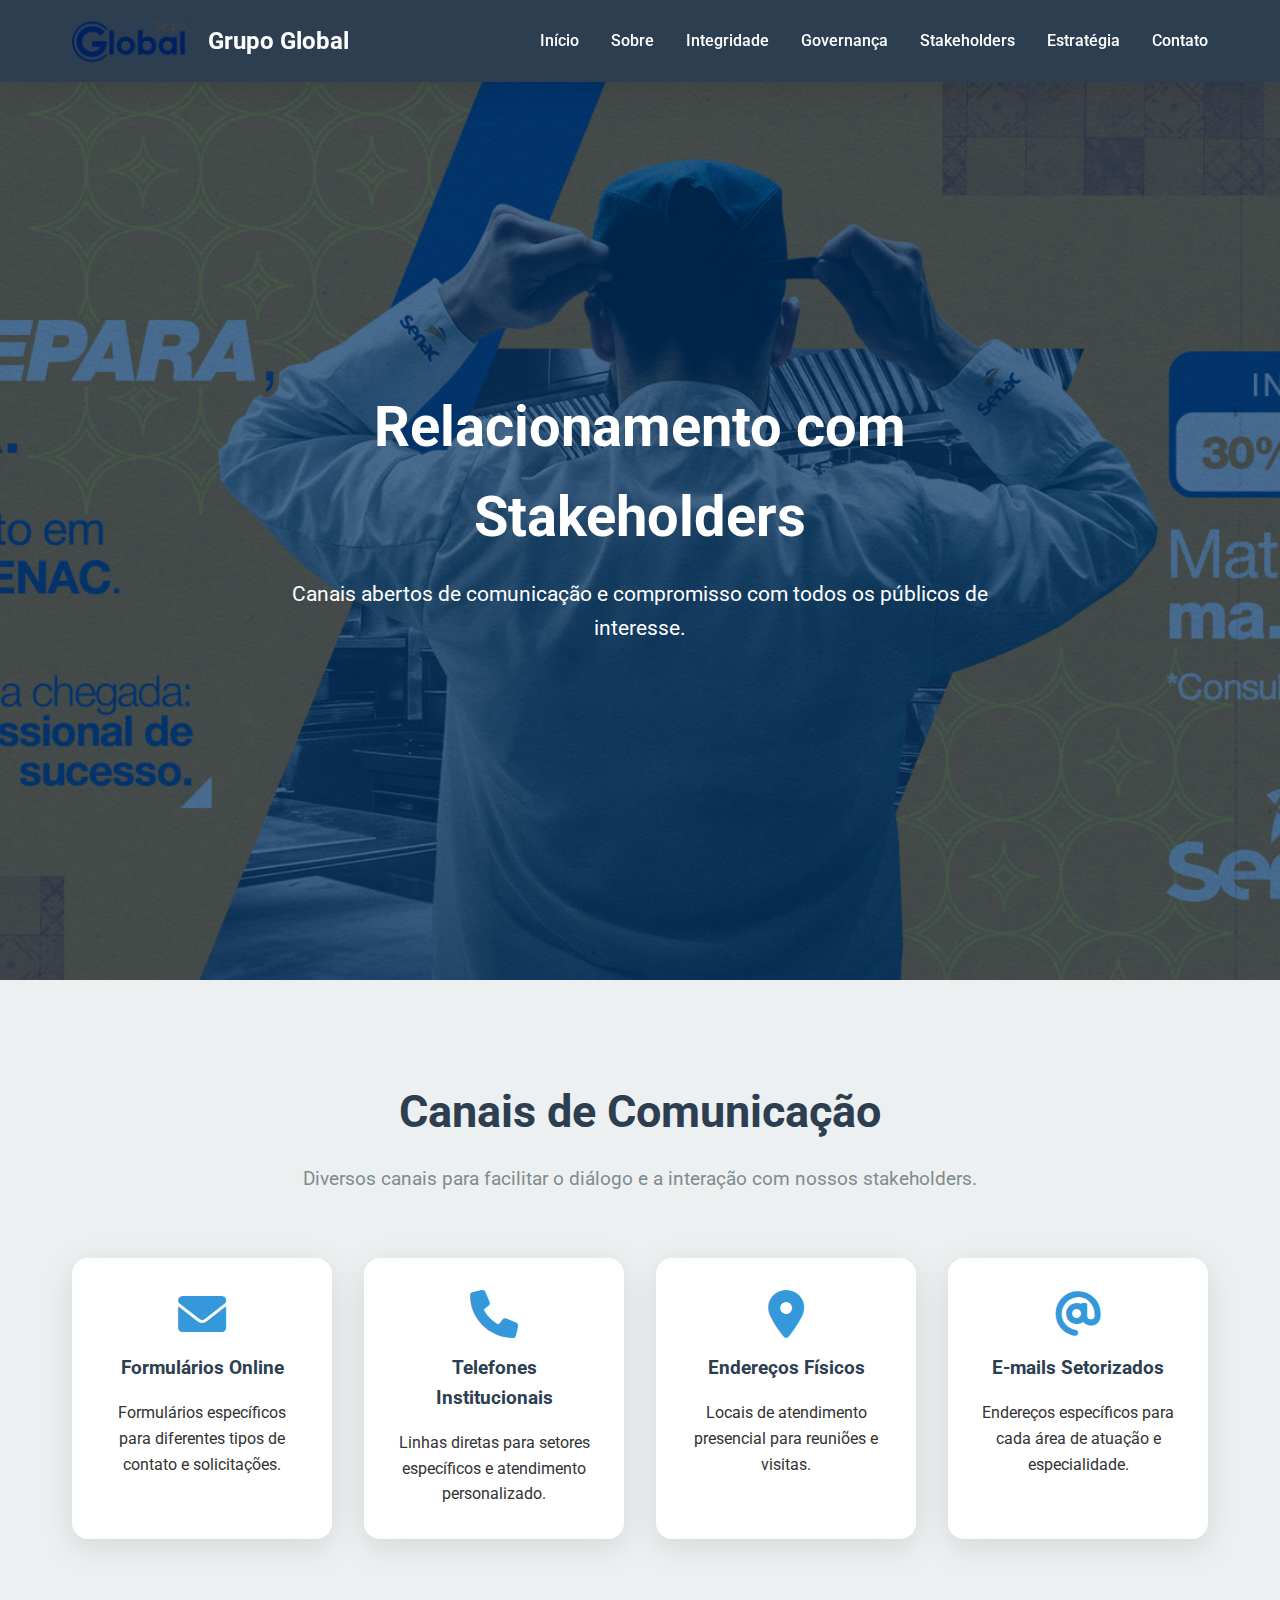
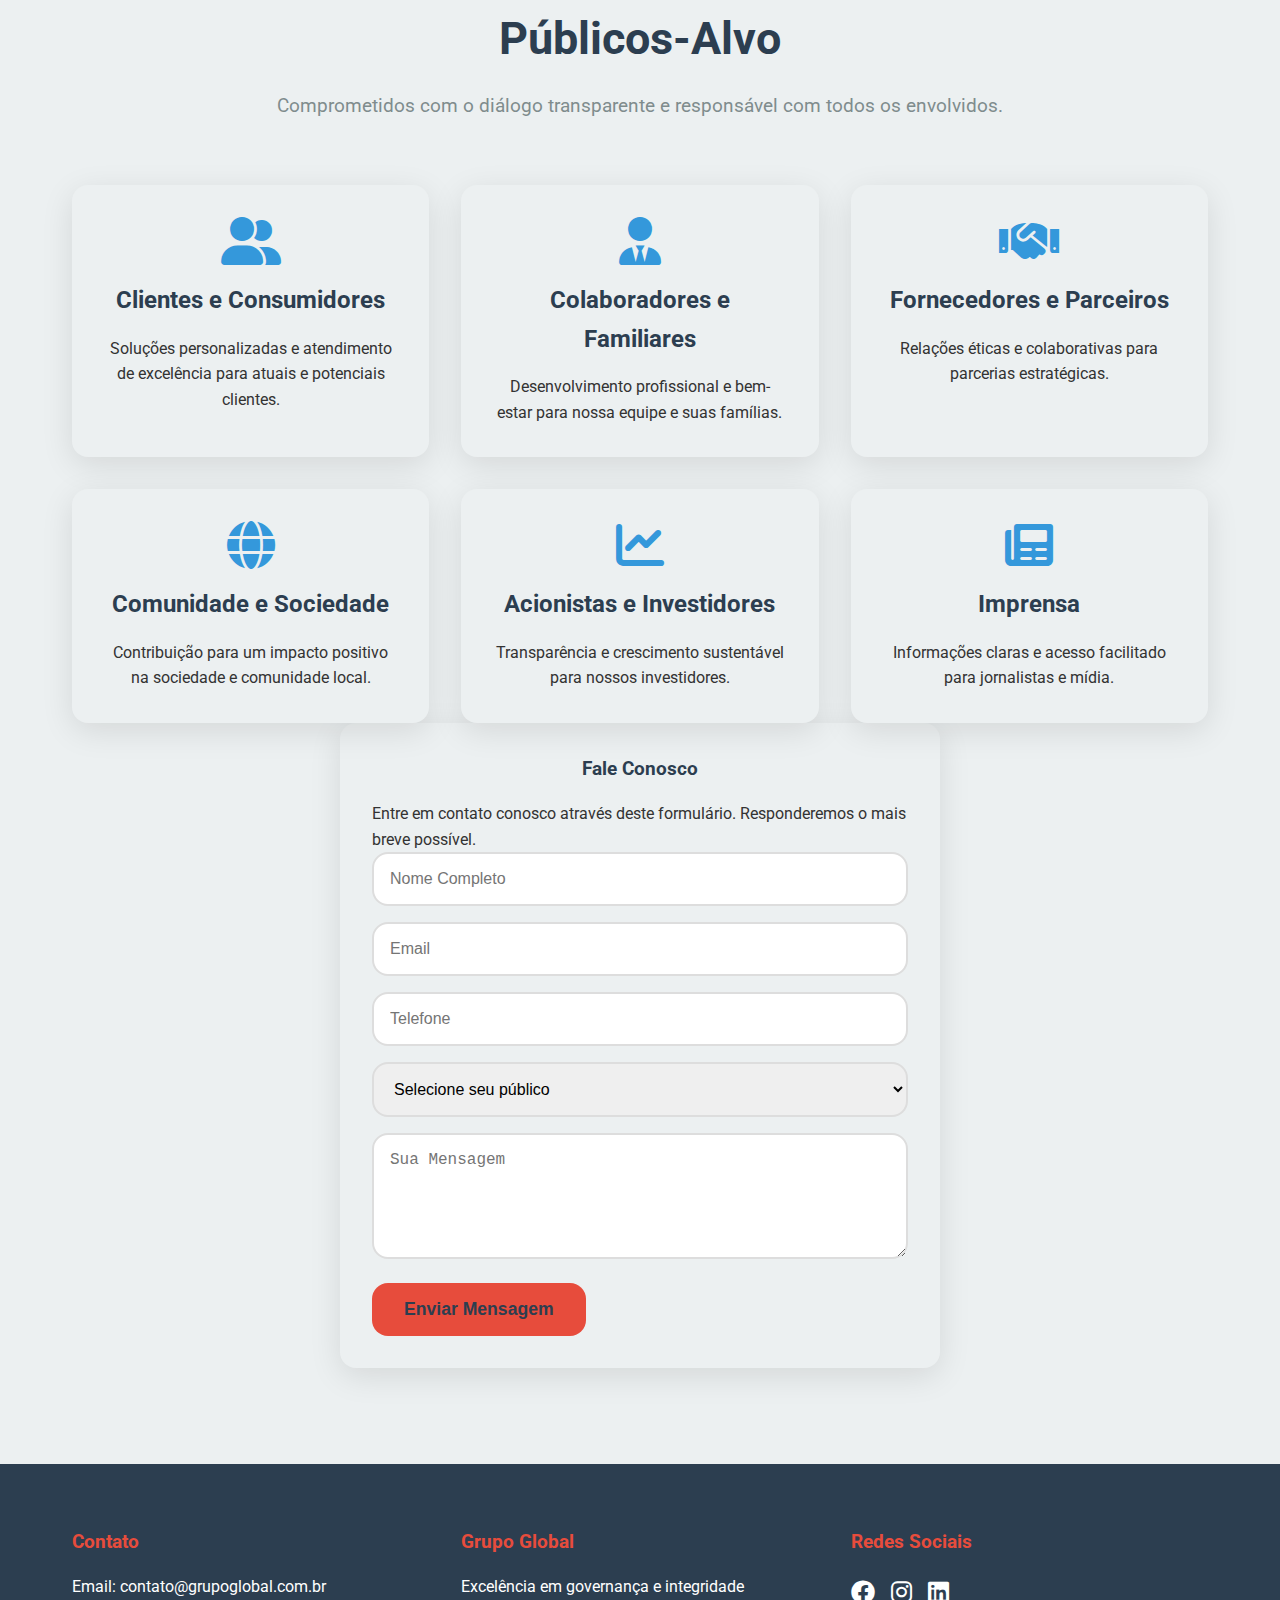
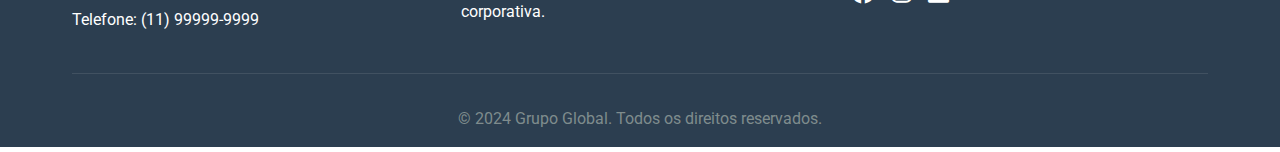
<file: stakeholders.html>
<!DOCTYPE html>
<html lang="pt-BR">
<head>
  <meta charset="UTF-8">
  <meta name="viewport" content="width=device-width, initial-scale=1.0">
  <title>Stakeholders - Grupo Global</title>
  <link rel="stylesheet" href="style.css">
  <link href="https://fonts.googleapis.com/css2?family=Roboto:wght@300;400;500;700&display=swap" rel="stylesheet">
  <link rel="stylesheet" href="https://cdnjs.cloudflare.com/ajax/libs/font-awesome/6.0.0/css/all.min.css">
</head>
<body>
  <!-- Header -->
  <header class="header">
    <div class="header-container">
      <div class="logo-section">
        <img src="img/logo.png" alt="Logo Grupo Global" class="logo">
        <span class="senac-title">Grupo Global</span>
      </div>
      <nav class="nav">
        <ul>
          <li><a href="index.html">Início</a></li>
          <li><a href="sobre.html">Sobre</a></li>
          <li><a href="integridade.html">Integridade</a></li>
          <li><a href="governanca.html">Governança</a></li>
          <li><a href="stakeholders.html">Stakeholders</a></li>
          <li><a href="estrategia.html">Estratégia</a></li>
          <li><a href="contato.html">Contato</a></li>
        </ul>
      </nav>
      <div class="mobile-menu">
        <i class="fas fa-bars"></i>
      </div>
    </div>
  </header>

  <!-- Hero for Stakeholders -->
  <section class="hero">
    <div class="hero-content">
      <h1>Relacionamento com Stakeholders</h1>
      <p>Canais abertos de comunicação e compromisso com todos os públicos de interesse.</p>
    </div>
  </section>

  <!-- Stakeholders Content -->
  <section class="stakeholders">
    <div class="container">
      <h2 class="section-title">Canais de Comunicação</h2>
      <p class="section-intro">Diversos canais para facilitar o diálogo e a interação com nossos stakeholders.</p>
      
      <div class="integridade-info">
        <div class="info-item">
          <i class="fas fa-envelope"></i>
          <h3>Formulários Online</h3>
          <p>Formulários específicos para diferentes tipos de contato e solicitações.</p>
        </div>
        <div class="info-item">
          <i class="fas fa-phone"></i>
          <h3>Telefones Institucionais</h3>
          <p>Linhas diretas para setores específicos e atendimento personalizado.</p>
        </div>
        <div class="info-item">
          <i class="fas fa-map-marker-alt"></i>
          <h3>Endereços Físicos</h3>
          <p>Locais de atendimento presencial para reuniões e visitas.</p>
        </div>
        <div class="info-item">
          <i class="fas fa-at"></i>
          <h3>E-mails Setorizados</h3>
          <p>Endereços específicos para cada área de atuação e especialidade.</p>
        </div>
      </div>

      <div class="publicos-section">
        <h2 class="section-title">Públicos-Alvo</h2>
        <p class="section-intro">Comprometidos com o diálogo transparente e responsável com todos os envolvidos.</p>
        
        <div class="valores-grid">
          <div class="valor-item">
            <i class="fas fa-user-friends"></i>
            <h3>Clientes e Consumidores</h3>
            <p>Soluções personalizadas e atendimento de excelência para atuais e potenciais clientes.</p>
          </div>
          <div class="valor-item">
            <i class="fas fa-user-tie"></i>
            <h3>Colaboradores e Familiares</h3>
            <p>Desenvolvimento profissional e bem-estar para nossa equipe e suas famílias.</p>
          </div>
          <div class="valor-item">
            <i class="fas fa-handshake"></i>
            <h3>Fornecedores e Parceiros</h3>
            <p>Relações éticas e colaborativas para parcerias estratégicas.</p>
          </div>
          <div class="valor-item">
            <i class="fas fa-globe"></i>
            <h3>Comunidade e Sociedade</h3>
            <p>Contribuição para um impacto positivo na sociedade e comunidade local.</p>
          </div>
          <div class="valor-item">
            <i class="fas fa-chart-line"></i>
            <h3>Acionistas e Investidores</h3>
            <p>Transparência e crescimento sustentável para nossos investidores.</p>
          </div>
          <div class="valor-item">
            <i class="fas fa-newspaper"></i>
            <h3>Imprensa</h3>
            <p>Informações claras e acesso facilitado para jornalistas e mídia.</p>
          </div>
        </div>
      </div>

      <!-- Formulário de Contato Geral -->
      <div class="form-section">
        <h3>Fale Conosco</h3>
        <p>Entre em contato conosco através deste formulário. Responderemos o mais breve possível.</p>
        <form id="stakeholder-form">
          <input type="text" placeholder="Nome Completo" required>
          <input type="email" placeholder="Email" required>
          <input type="tel" placeholder="Telefone" required>
          <select name="publico" required>
            <option value="">Selecione seu público</option>
            <option value="cliente">Cliente</option>
            <option value="colaborador">Colaborador</option>
            <option value="fornecedor">Fornecedor</option>
            <option value="comunidade">Comunidade</option>
            <option value="investidor">Investidor</option>
            <option value="imprensa">Imprensa</option>
            <option value="outros">Outros</option>
          </select>
          <textarea placeholder="Sua Mensagem" rows="5" required></textarea>
          <button type="submit" class="cta-btn">Enviar Mensagem</button>
        </form>
      </div>
    </div>
  </section>

  <!-- Footer -->
  <footer class="footer">
    <div class="container">
      <div class="footer-content">
        <div class="footer-section">
          <h3>Contato</h3>
          <p>Email: <a href="mailto:contato@grupoglobal.com.br">contato@grupoglobal.com.br</a></p>
          <p>Telefone: (11) 99999-9999</p>
        </div>
        <div class="footer-section">
          <h3>Grupo Global</h3>
          <p>Excelência em governança e integridade corporativa.</p>
        </div>
        <div class="footer-section">
          <h3>Redes Sociais</h3>
          <div class="social-links">
            <a href="#"><i class="fab fa-facebook"></i></a>
            <a href="#"><i class="fab fa-instagram"></i></a>
            <a href="#"><i class="fab fa-linkedin"></i></a>
          </div>
        </div>
      </div>
      <div class="footer-bottom">
        <p>&copy; 2024 Grupo Global. Todos os direitos reservados.</p>
      </div>
    </div>
  </footer>

  <script src="script.js"></script>
</body>
</html>
</file>
<file: style.css>
/* Reset e Base */
* {
  margin: 0;
  padding: 0;
  box-sizing: border-box;
}

body {
  font-family: 'Roboto', sans-serif;
  background: linear-gradient(135deg, #f5f7fa 0%, #c3cfe2 100%);
  color: #333;
  line-height: 1.6;
  overflow-x: hidden;
  scroll-behavior: smooth;
}

/* Variáveis CSS para tema moderno */
:root {
  --primary-color: #2c3e50;
  --secondary-color: #3498db;
  --accent-color: #e74c3c;
  --text-dark: #2c3e50;
  --text-light: #7f8c8d;
  --bg-light: #ecf0f1;
  --white: #ffffff;
  --shadow: 0 8px 32px rgba(0, 0, 0, 0.1);
  --border-radius: 16px;
  --transition: all 0.4s cubic-bezier(0.4, 0, 0.2, 1);
}

/* Header */
.header {
  background: var(--primary-color);
  color: var(--white);
  padding: 1rem 0;
  position: fixed;
  top: 0;
  width: 100%;
  z-index: 1000;
  box-shadow: var(--shadow);
}

.header-container {
  max-width: 1200px;
  margin: 0 auto;
  display: flex;
  justify-content: space-between;
  align-items: center;
  padding: 0 2rem;
}

.logo-section {
  display: flex;
  align-items: center;
  gap: 1rem;
}

.logo {
  height: 50px;
  width: auto;
}

.senac-title {
  font-size: 1.5rem;
  font-weight: 700;
}

.nav ul {
  display: flex;
  list-style: none;
  gap: 2rem;
}

.nav a {
  color: var(--white);
  text-decoration: none;
  font-weight: 500;
  transition: var(--transition);
}

.nav a:hover {
  color: var(--accent-color);
}

.mobile-menu {
  display: none;
  font-size: 1.5rem;
  cursor: pointer;
}

/* Hero Section */
.hero {
  position: relative;
  height: 100vh;
  display: flex;
  align-items: center;
  justify-content: center;
  background: linear-gradient(rgba(0, 51, 102, 0.7), rgba(0, 51, 102, 0.7)), url('img/banner.jpg') center/cover;
  color: var(--white);
  text-align: center;
  margin-top: 80px; /* Altura do header fixo */
}

.hero-content {
  max-width: 800px;
  padding: 0 2rem;
  animation: fadeInUp 1s ease;
}

.hero h1 {
  font-size: 3.5rem;
  margin-bottom: 1rem;
  font-weight: 700;
}

.hero p {
  font-size: 1.3rem;
  margin-bottom: 2rem;
}

.cta-btn {
  padding: 1rem 2rem;
  background: var(--accent-color);
  color: var(--primary-color);
  border: none;
  border-radius: var(--border-radius);
  font-size: 1.1rem;
  font-weight: 600;
  cursor: pointer;
  transition: var(--transition);
}

.cta-btn:hover {
  background: #e6b800;
  transform: translateY(-2px);
  box-shadow: var(--shadow);
}

.hero-image {
  position: absolute;
  top: 0;
  left: 0;
  width: 100%;
  height: 100%;
  object-fit: cover;
  z-index: -1;
}

/* Seções Gerais */
.container {
  max-width: 1200px;
  margin: 0 auto;
  padding: 0 2rem;
}

.section-title {
  font-size: 2.8rem;
  color: var(--primary-color);
  text-align: center;
  margin-bottom: 1rem;
  font-weight: 700;
}

.section-intro {
  text-align: center;
  font-size: 1.2rem;
  color: var(--text-light);
  margin-bottom: 4rem;
}

/* Sobre Section */
.sobre {
  padding: 6rem 0;
  background: var(--white);
}

.sobre-grid {
  display: grid;
  grid-template-columns: repeat(auto-fit, minmax(300px, 1fr));
  gap: 2rem;
}

.sobre-item {
  background: var(--bg-light);
  padding: 2rem;
  border-radius: var(--border-radius);
  text-align: center;
  transition: var(--transition);
  box-shadow: var(--shadow);
}

.sobre-item:hover {
  transform: translateY(-10px);
  box-shadow: 0 8px 30px rgba(0, 0, 0, 0.15);
}

.sobre-item i {
  font-size: 3rem;
  color: var(--secondary-color);
  margin-bottom: 1rem;
}

.sobre-item h3 {
  font-size: 1.5rem;
  color: var(--primary-color);
  margin-bottom: 1rem;
}

.sobre-item ul {
  text-align: left;
  padding-left: 1.5rem;
}

.sobre-item li {
  margin-bottom: 0.5rem;
  color: var(--text-light);
}

/* Valores Section */
.valores {
  padding: 6rem 0;
  background: var(--white);
}

.valores-grid {
  display: grid;
  grid-template-columns: repeat(auto-fit, minmax(300px, 1fr));
  gap: 2rem;
}

.valor-item {
  background: var(--bg-light);
  padding: 2rem;
  border-radius: var(--border-radius);
  text-align: center;
  transition: var(--transition);
  box-shadow: var(--shadow);
}

.valor-item:hover {
  transform: translateY(-10px);
  box-shadow: 0 8px 30px rgba(0, 0, 0, 0.15);
}

.valor-item i {
  font-size: 3rem;
  color: var(--secondary-color);
  margin-bottom: 1rem;
}

.valor-item h3 {
  font-size: 1.5rem;
  color: var(--primary-color);
  margin-bottom: 1rem;
}

.valor-item ul {
  text-align: left;
  padding-left: 1.5rem;
}

.valor-item li {
  margin-bottom: 0.5rem;
  color: var(--text-light);
}

/* Diferenciais Section */
.diferenciais {
  padding: 6rem 0;
  background: var(--bg-light);
}

/* Públicos Section */
.publicos {
  padding: 6rem 0;
  background: var(--white);
}

/* Conclusão Section */
.conclusao {
  padding: 6rem 0;
  background: var(--bg-light);
}

.conclusao-grid {
  display: grid;
  grid-template-columns: repeat(auto-fit, minmax(250px, 1fr));
  gap: 2rem;
}

.conclusao-item {
  background: var(--white);
  padding: 2rem;
  border-radius: var(--border-radius);
  text-align: center;
  box-shadow: var(--shadow);
  transition: var(--transition);
}

.conclusao-item:hover {
  transform: translateY(-5px);
}

.conclusao-item i {
  font-size: 3rem;
  color: var(--secondary-color);
  margin-bottom: 1rem;
}

.conclusao-item h3 {
  color: var(--primary-color);
  margin-bottom: 1rem;
}

/* Operações Section */
.operacoes {
  padding: 6rem 0;
  background: var(--bg-light);
}

/* Pessoas Section */
.pessoas {
  padding: 6rem 0;
  background: var(--white);
}

/* Governança Section */
.governanca {
  padding: 6rem 0;
  background: var(--white);
}

.governanca-details {
  margin-top: 3rem;
}

.detail-section {
  background: var(--bg-light);
  padding: 2rem;
  border-radius: var(--border-radius);
  margin-bottom: 2rem;
  box-shadow: var(--shadow);
}

.detail-section h3 {
  color: var(--primary-color);
  margin-bottom: 1rem;
}

/* Estratégia Section */
.estrategia {
  padding: 6rem 0;
  background: var(--white);
}

.diferenciais-section,
.conclusao-section {
  margin-top: 4rem;
}

/* Stakeholders Section */
.stakeholders {
  padding: 6rem 0;
  background: var(--bg-light);
}

.publicos-section {
  margin-top: 4rem;
}

/* Integridade Section */
.integridade {
  padding: 6rem 0;
  background: var(--bg-light);
}

.integridade-info {
  display: grid;
  grid-template-columns: repeat(auto-fit, minmax(250px, 1fr));
  gap: 2rem;
  margin-bottom: 3rem;
}

.info-item {
  background: var(--white);
  padding: 2rem;
  border-radius: var(--border-radius);
  text-align: center;
  box-shadow: var(--shadow);
  transition: var(--transition);
}

.info-item:hover {
  transform: translateY(-5px);
}

.info-item i {
  font-size: 3rem;
  color: var(--secondary-color);
  margin-bottom: 1rem;
}

.info-item h3 {
  color: var(--primary-color);
  margin-bottom: 1rem;
}

.tipos-denuncias {
  background: var(--white);
  padding: 2rem;
  border-radius: var(--border-radius);
  margin-bottom: 3rem;
  box-shadow: var(--shadow);
}

.tipos-denuncias h3 {
  color: var(--primary-color);
  margin-bottom: 1rem;
  text-align: center;
}

.tipos-denuncias ul {
  list-style: none;
  padding: 0;
}

.tipos-denuncias li {
  padding: 0.5rem 0;
  border-bottom: 1px solid #eee;
  color: var(--text-light);
}

.tipos-denuncias li:before {
  content: "• ";
  color: var(--secondary-color);
  font-weight: bold;
  font-size: 1.2rem;
}

.form-note {
  background: #f0f8ff;
  padding: 1rem;
  border-radius: var(--border-radius);
  margin-bottom: 1rem;
  color: var(--text-light);
  border-left: 4px solid var(--secondary-color);
}

.optional-fields {
  display: grid;
  grid-template-columns: 1fr 1fr;
  gap: 1rem;
  margin: 1rem 0;
}

.optional-fields input {
  padding: 1rem;
  border: 2px solid #ddd;
  border-radius: var(--border-radius);
  font-size: 1rem;
}

.legal-note {
  text-align: center;
  font-size: 0.9rem;
  color: var(--text-light);
  margin-top: 1rem;
  font-style: italic;
}

#denuncia-form select {
  padding: 1rem;
  border: 2px solid #ddd;
  border-radius: var(--border-radius);
  font-size: 1rem;
  margin: 1rem 0;
}

/* Contato Section */
.contato {
  padding: 6rem 0;
  background: var(--white);
}

.contato-grid {
  display: grid;
  grid-template-columns: repeat(auto-fit, minmax(200px, 1fr));
  gap: 2rem;
  margin-bottom: 3rem;
}

.contato-item {
  text-align: center;
  padding: 1.5rem;
  background: var(--bg-light);
  border-radius: var(--border-radius);
  box-shadow: var(--shadow);
  transition: var(--transition);
}

.contato-item:hover {
  transform: translateY(-5px);
}

.contato-item i {
  font-size: 2.5rem;
  color: var(--secondary-color);
  margin-bottom: 1rem;
}

.contato-item h3 {
  color: var(--primary-color);
  margin-bottom: 1rem;
}

/* Form Section (general for forms) */
.form-section {
  max-width: 600px;
  margin: 0 auto;
  background: var(--bg-light);
  padding: 2rem;
  border-radius: var(--border-radius);
  box-shadow: var(--shadow);
}

.form-section h3 {
  color: var(--primary-color);
  text-align: center;
  margin-bottom: 1rem;
}

.form-section input,
.form-section textarea,
.form-section select {
  width: 100%;
  padding: 1rem;
  margin-bottom: 1rem;
  border: 2px solid #ddd;
  border-radius: var(--border-radius);
  font-size: 1rem;
  transition: var(--transition);
}

.form-section input:focus,
.form-section textarea:focus,
.form-section select:focus {
  outline: none;
  border-color: var(--secondary-color);
  box-shadow: 0 0 0 3px rgba(0, 116, 217, 0.1);
}

.form-section textarea {
  resize: vertical;
  min-height: 120px;
}

/* Footer */
.footer {
  background: var(--primary-color);
  color: var(--white);
  padding: 4rem 0 1rem;
}

.footer-content {
  display: grid;
  grid-template-columns: repeat(auto-fit, minmax(250px, 1fr));
  gap: 2rem;
  margin-bottom: 2rem;
}

.footer-section h3 {
  margin-bottom: 1rem;
  color: var(--accent-color);
}

.footer-section p {
  margin-bottom: 0.5rem;
}

.footer-section a {
  color: var(--white);
  text-decoration: none;
  transition: var(--transition);
}

.footer-section a:hover {
  color: var(--accent-color);
}

.social-links {
  display: flex;
  gap: 1rem;
}

.social-links a {
  font-size: 1.5rem;
  color: var(--white);
  transition: var(--transition);
}

.social-links a:hover {
  color: var(--accent-color);
  transform: translateY(-2px);
}

.footer-bottom {
  text-align: center;
  padding-top: 2rem;
  border-top: 1px solid rgba(255, 255, 255, 0.1);
  color: var(--text-light);
}

/* Modals */
.modal {
  display: none;
  position: fixed;
  z-index: 2000;
  left: 0;
  top: 0;
  width: 100%;
  height: 100%;
  background-color: rgba(0, 0, 0, 0.5);
  animation: fadeIn 0.3s ease;
}

.modal-content {
  background-color: var(--white);
  margin: 10% auto;
  padding: 2rem;
  border-radius: var(--border-radius);
  width: 80%;
  max-width: 500px;
  position: relative;
  animation: slideIn 0.3s ease;
}

.close {
  position: absolute;
  right: 1rem;
  top: 1rem;
  font-size: 2rem;
  cursor: pointer;
  color: var(--text-light);
  transition: var(--transition);
}

.close:hover {
  color: var(--primary-color);
}

.modal h2 {
  color: var(--primary-color);
  margin-bottom: 1rem;
}

#add-form {
  display: flex;
  flex-direction: column;
  gap: 1rem;
}

#add-form input,
#add-form textarea {
  padding: 1rem;
  border: 2px solid #ddd;
  border-radius: var(--border-radius);
  font-size: 1rem;
}

#add-form textarea {
  resize: vertical;
  min-height: 100px;
}

#add-form button {
  padding: 1rem;
  background: var(--secondary-color);
  color: var(--white);
  border: none;
  border-radius: var(--border-radius);
  cursor: pointer;
  font-weight: 600;
  transition: var(--transition);
}

#add-form button:hover {
  background: #005fa3;
}

/* Animações */
@keyframes fadeInUp {
  from {
    opacity: 0;
    transform: translateY(30px);
  }
  to {
    opacity: 1;
    transform: translateY(0);
  }
}

@keyframes fadeIn {
  from { opacity: 0; }
  to { opacity: 1; }
}

@keyframes slideIn {
  from {
    opacity: 0;
    transform: translateY(-50px);
  }
  to {
    opacity: 1;
    transform: translateY(0);
  }
}

@keyframes slideInFromLeft {
  from {
    opacity: 0;
    transform: translateX(-50px);
  }
  to {
    opacity: 1;
    transform: translateX(0);
  }
}

@keyframes slideInFromRight {
  from {
    opacity: 0;
    transform: translateX(50px);
  }
  to {
    opacity: 1;
    transform: translateX(0);
  }
}

@keyframes scaleIn {
  from {
    opacity: 0;
    transform: scale(0.8);
  }
  to {
    opacity: 1;
    transform: scale(1);
  }
}

/* Animation classes */
.animate-in {
  animation: scaleIn 0.6s ease-out forwards;
}

.sobre-item:nth-child(odd) {
  animation: slideInFromLeft 0.8s ease-out forwards;
}

.sobre-item:nth-child(even) {
  animation: slideInFromRight 0.8s ease-out forwards;
}

.valor-item:nth-child(odd) {
  animation: slideInFromLeft 0.8s ease-out forwards;
}

.valor-item:nth-child(even) {
  animation: slideInFromRight 0.8s ease-out forwards;
}

.info-item:nth-child(odd) {
  animation: slideInFromLeft 0.8s ease-out forwards;
}

.info-item:nth-child(even) {
  animation: slideInFromRight 0.8s ease-out forwards;
}

.conclusao-item:nth-child(odd) {
  animation: slideInFromLeft 0.8s ease-out forwards;
}

.conclusao-item:nth-child(even) {
  animation: slideInFromRight 0.8s ease-out forwards;
}

.contato-item:nth-child(odd) {
  animation: slideInFromLeft 0.8s ease-out forwards;
}

.contato-item:nth-child(even) {
  animation: slideInFromRight 0.8s ease-out forwards;
}

/* Responsivo */
@media (max-width: 768px) {
  .header-container {
    padding: 0 1rem;
  }

  .nav {
    display: none;
  }

  .nav.active {
    display: block;
  }

  .nav ul {
    flex-direction: column;
    gap: 1rem;
    padding: 1rem;
  }

  .mobile-menu {
    display: block;
  }

  .hero h1 {
    font-size: 2.5rem;
  }

  .hero p {
    font-size: 1.1rem;
  }

  .section-title {
    font-size: 2rem;
  }

  .search-add {
    flex-direction: column;
    align-items: stretch;
  }

  .modal-content {
    width: 95%;
    margin: 20% auto;
  }
}

@media (max-width: 480px) {
  .hero {
    height: 80vh;
  }

  .hero h1 {
    font-size: 2rem;
  }

  .container {
    padding: 0 1rem;
  }

  .sobre-grid,
  .cards-grid,
  .depoimentos-grid {
    grid-template-columns: 1fr;
  }
}
</file>
